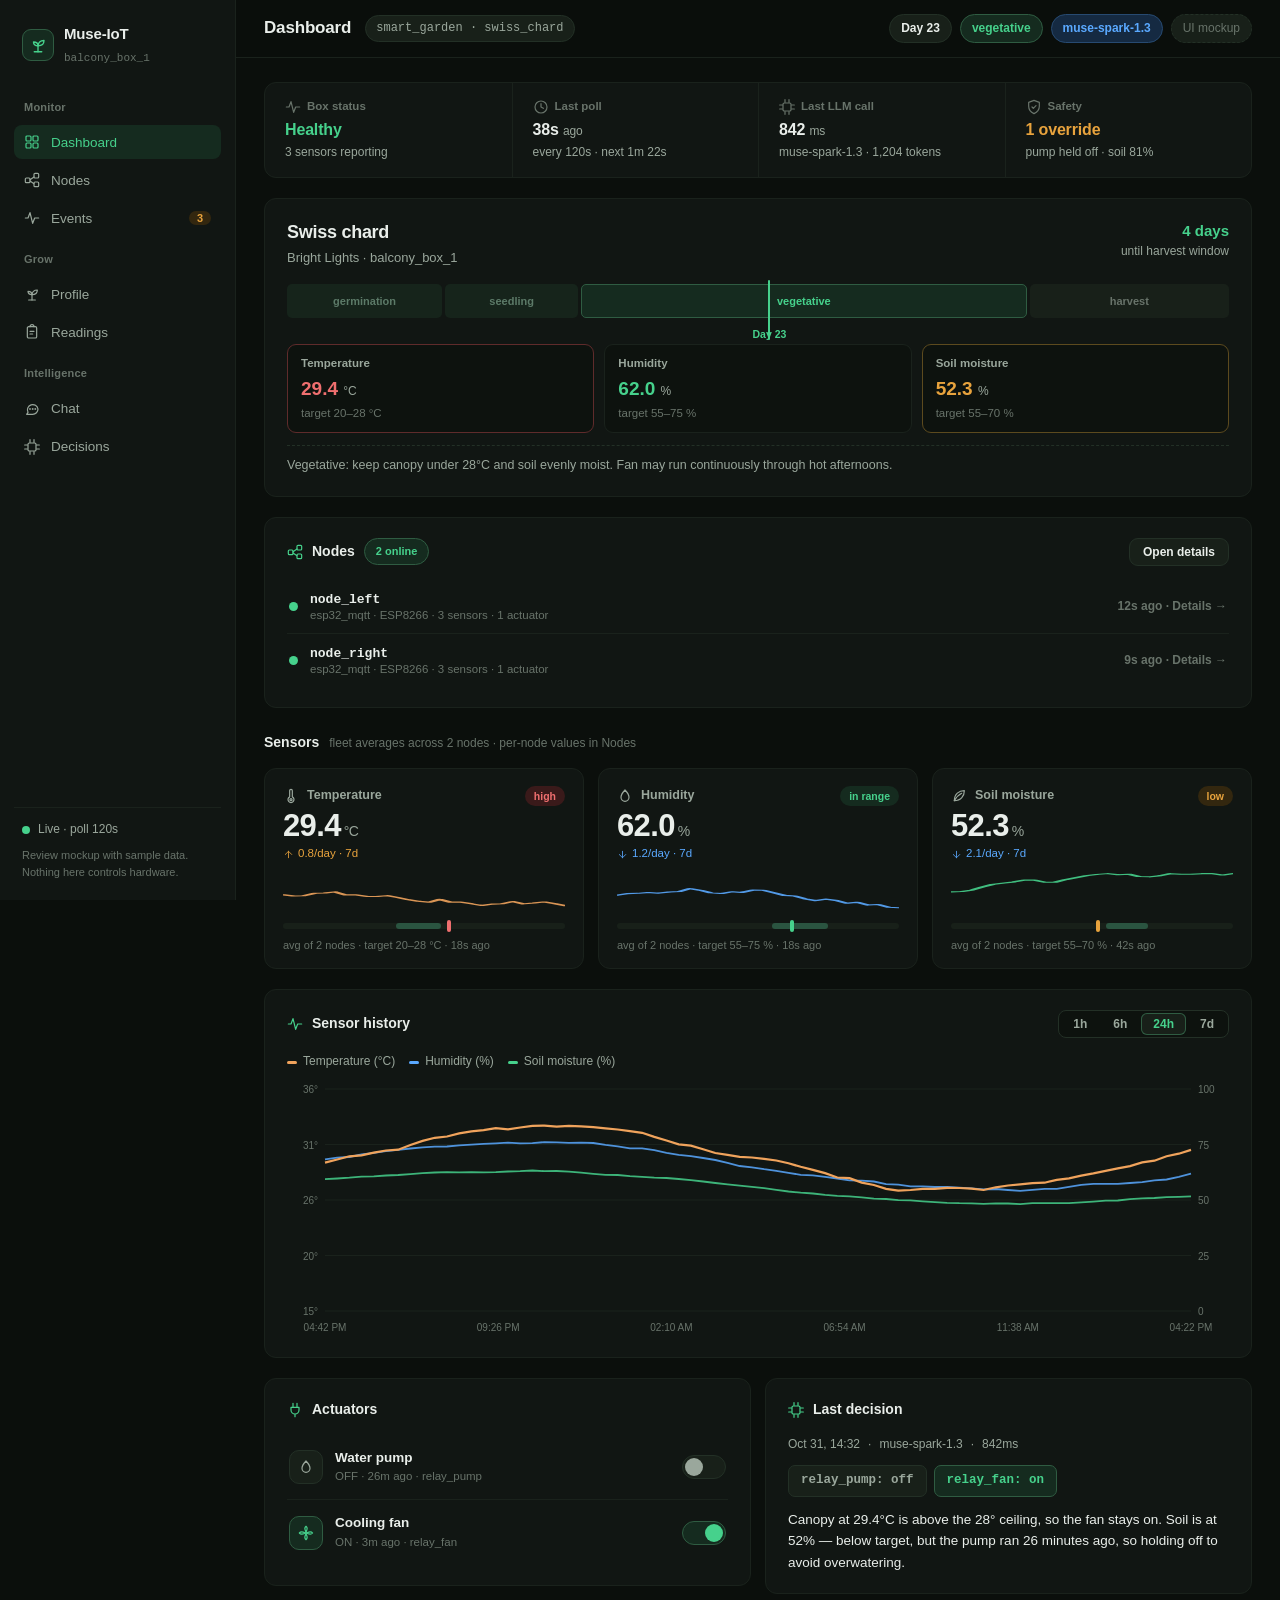
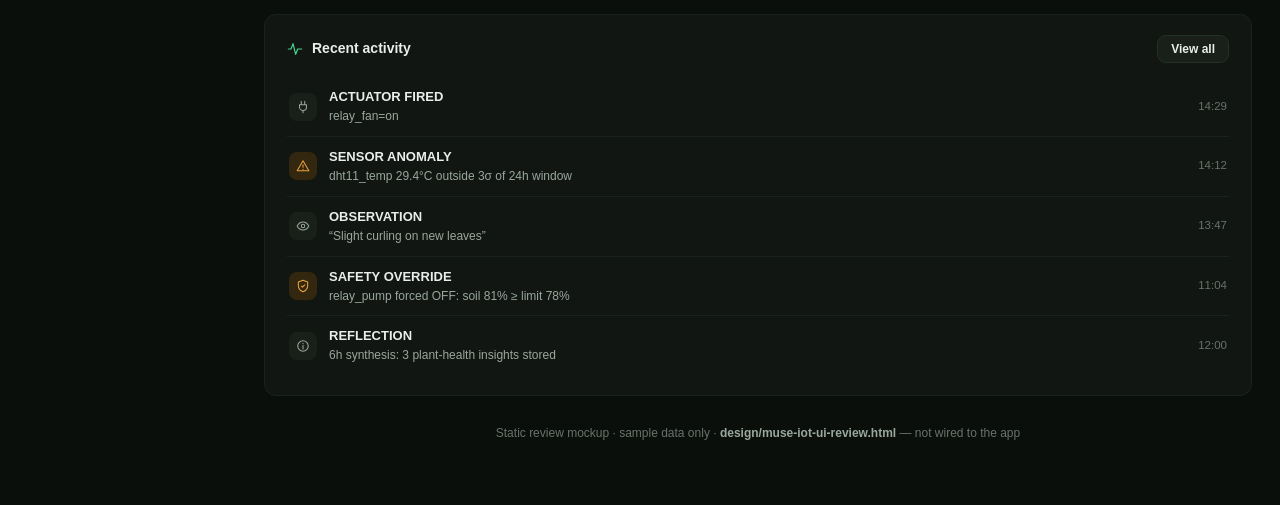
<file: design/muse-iot-ui-review.html>
<!DOCTYPE html>
<!--
  Muse-IoT — UI/UX redesign mockup (REVIEW ONLY, not wired to the app).
  Static file with sample data. Open directly in a browser — no server needed.
-->
<html lang="en">
<head>
<meta charset="UTF-8">
<meta name="viewport" content="width=device-width, initial-scale=1.0">
<title>Muse-IoT — UI Review Mockup</title>
<style>
:root{
  --bg:#0b0f0c; --panel:#111613; --panel2:#182019; --inset:#0d120e;
  --line:#233026; --line-soft:#1a221c;
  --text:#e9eeea; --muted:#9aa79c; --faint:#68736a;
  --green:#46d18c; --green-ink:#0a1a12; --green-dim:#152b1f; --green-line:#2f5c42;
  --blue:#5aa9ff; --blue-dim:#152a42;
  --amber:#e8a33d; --amber-dim:#33270f;
  --red:#ef6f6f; --red-dim:#3a1a1a;
  --r-sm:6px; --r-md:12px; --r-lg:18px;
  --font:-apple-system,BlinkMacSystemFont,"Segoe UI",Roboto,"Helvetica Neue",Arial,sans-serif;
  --mono:ui-monospace,"SF Mono",SFMono-Regular,Menlo,Consolas,monospace;
  --side-w:236px;
}
*,*::before,*::after{box-sizing:border-box;margin:0;padding:0}
html{scroll-behavior:smooth}
body{background:var(--bg);color:var(--text);font-family:var(--font);font-size:14px;line-height:1.55;min-height:100vh}
button{font-family:inherit;cursor:pointer}
input{font-family:inherit}
::selection{background:#234d36}
:focus-visible{outline:2px solid var(--green);outline-offset:2px;border-radius:4px}
.num{font-variant-numeric:tabular-nums}
.dim{color:var(--muted)}
svg.ic{width:16px;height:16px;flex-shrink:0;stroke:currentColor;fill:none;stroke-width:1.8;stroke-linecap:round;stroke-linejoin:round}

/* ── Layout ─────────────────────────────────────────── */
.app{display:flex;min-height:100vh}
.sidebar{width:var(--side-w);flex-shrink:0;background:var(--panel);border-right:1px solid var(--line-soft);
  position:sticky;top:0;height:100vh;display:flex;flex-direction:column;padding:18px 14px;gap:4px}
.brand{display:flex;align-items:center;gap:10px;padding:4px 8px 16px}
.brand-mark{width:32px;height:32px;border-radius:9px;background:var(--green-dim);border:1px solid var(--green-line);
  display:flex;align-items:center;justify-content:center;color:var(--green)}
.brand-mark svg.ic{width:18px;height:18px}
.brand-name{font-size:15px;font-weight:700;letter-spacing:-0.01em}
.brand-sub{font-size:11px;color:var(--faint);font-family:var(--mono)}
.nav-label{font-size:11px;font-weight:600;color:var(--faint);padding:12px 10px 5px;letter-spacing:.02em}
.nav-btn{display:flex;align-items:center;gap:11px;width:100%;background:none;border:none;color:var(--muted);
  font-size:13.5px;font-weight:500;padding:9px 10px;border-radius:8px;text-align:left;transition:background .12s,color .12s}
.nav-btn:hover{background:var(--panel2);color:var(--text)}
.nav-btn.active{background:var(--green-dim);color:var(--green)}
.nav-btn .nav-badge{margin-left:auto;font-size:11px;font-weight:700;background:var(--amber-dim);color:var(--amber);
  border-radius:99px;padding:1px 8px}
.side-foot{margin-top:auto;padding:12px 8px 2px;border-top:1px solid var(--line-soft);display:flex;flex-direction:column;gap:8px}
.conn{display:flex;align-items:center;gap:8px;font-size:12px;color:var(--muted)}
.live-dot{width:8px;height:8px;border-radius:50%;background:var(--green);animation:pulse 2.4s infinite}
@keyframes pulse{0%,100%{box-shadow:0 0 0 0 rgba(70,209,140,.45)}50%{box-shadow:0 0 0 5px rgba(70,209,140,0)}}
.mock-note{font-size:11px;color:var(--faint);line-height:1.5}

.main{flex:1;min-width:0;display:flex;flex-direction:column}
.topbar{position:sticky;top:0;z-index:50;background:rgba(11,15,12,.88);backdrop-filter:blur(10px);
  border-bottom:1px solid var(--line-soft);padding:14px 28px;display:flex;align-items:center;gap:14px;flex-wrap:wrap}
.topbar h1{font-size:17px;font-weight:700;letter-spacing:-0.01em}
.topbar .box-tag{font-family:var(--mono);font-size:12px;color:var(--muted);background:var(--panel2);
  border:1px solid var(--line);padding:3px 10px;border-radius:99px}
.top-right{margin-left:auto;display:flex;align-items:center;gap:8px;flex-wrap:wrap}
.chip{display:inline-flex;align-items:center;gap:6px;font-size:12px;font-weight:600;padding:4px 11px;border-radius:99px;
  background:var(--panel2);border:1px solid var(--line);color:var(--text)}
.chip.green{background:var(--green-dim);border-color:var(--green-line);color:var(--green)}
.chip.blue{background:var(--blue-dim);border-color:#274a71;color:var(--blue)}
.chip.mock{border-style:dashed;color:var(--faint);font-weight:500}
.content{padding:24px 28px 64px;max-width:1180px;width:100%;margin:0 auto;display:flex;flex-direction:column;gap:20px}
.view{display:none;flex-direction:column;gap:20px}
.view.active{display:flex}

/* ── Panels & sections ──────────────────────────────── */
.panel{background:var(--panel);border:1px solid var(--line-soft);border-radius:var(--r-md);padding:20px 22px}
.panel-title{display:flex;align-items:center;gap:9px;margin-bottom:14px}
.panel-title h2{font-size:14px;font-weight:650}
.panel-title svg.ic{color:var(--green)}
.panel-title .spacer{flex:1}
.section-head{display:flex;align-items:baseline;gap:10px;margin:4px 0 -6px}
.section-head h2{font-size:14px;font-weight:650}
.section-head p{font-size:12px;color:var(--faint)}

/* Status strip */
.status-strip{display:grid;grid-template-columns:repeat(4,1fr);background:var(--panel);
  border:1px solid var(--line-soft);border-radius:var(--r-md);overflow:hidden}
.stat{padding:15px 20px;border-left:1px solid var(--line-soft)}
.stat:first-child{border-left:none}
.stat-k{font-size:11.5px;font-weight:600;color:var(--faint);display:flex;align-items:center;gap:6px;margin-bottom:3px}
.stat-v{font-size:16px;font-weight:700;letter-spacing:-0.01em}
.stat-v .unit{font-size:12px;font-weight:500;color:var(--muted)}
.stat-s{font-size:12px;color:var(--muted)}

/* Profile banner */
.profile-top{display:flex;align-items:flex-start;gap:14px;flex-wrap:wrap;margin-bottom:16px}
.profile-id h2{font-size:18px;font-weight:700;letter-spacing:-0.015em}
.profile-id .cultivar{font-size:13px;color:var(--muted)}
.countdown{margin-left:auto;text-align:right;font-size:12px;color:var(--muted)}
.countdown strong{display:block;font-size:15px;color:var(--green)}
.timeline{position:relative;height:34px;display:flex;gap:3px;margin-bottom:26px}
.tseg{border-radius:5px;display:flex;align-items:center;justify-content:center;font-size:11px;font-weight:600;
  overflow:hidden;white-space:nowrap;min-width:0}
.tseg.done{background:#16241b;color:#5c7a68}
.tseg.now{background:var(--green-dim);color:var(--green);border:1px solid var(--green-line)}
.tseg.next{background:var(--panel2);color:var(--faint)}
.tmarker{position:absolute;top:-4px;bottom:-22px;width:2px;background:var(--green);border-radius:2px}
.tmarker span{position:absolute;bottom:-2px;left:50%;transform:translateX(-50%);font-size:10.5px;font-weight:700;
  color:var(--green);white-space:nowrap}
.targets{display:flex;gap:10px;flex-wrap:wrap}
.target{flex:1;min-width:150px;background:var(--inset);border:1px solid var(--line-soft);border-radius:9px;padding:10px 13px}
.target .t-k{font-size:11.5px;color:var(--muted);font-weight:600}
.target .t-v{font-size:19px;font-weight:700;margin:1px 0}
.target .t-v small{font-size:12px;font-weight:500;color:var(--muted)}
.target .t-r{font-size:11.5px;color:var(--faint)}
.target.ok .t-v{color:var(--green)}
.target.warn{border-color:#5c4a1e}
.target.warn .t-v{color:var(--amber)}
.target.bad{border-color:#5f2b2b}
.target.bad .t-v{color:var(--red)}
.phase-note{margin-top:12px;font-size:12.5px;color:var(--muted);border-top:1px dashed var(--line);padding-top:10px}

/* Sensor cards */
.sensor-grid{display:grid;grid-template-columns:repeat(3,1fr);gap:14px}
.sensor{background:var(--panel);border:1px solid var(--line-soft);border-radius:var(--r-md);padding:17px 18px 14px;position:relative}
.sensor-top{display:flex;align-items:center;gap:8px;color:var(--muted);font-size:12.5px;font-weight:600;margin-bottom:2px}
.sensor-top .st{margin-left:auto;font-size:10.5px;font-weight:700;padding:2px 9px;border-radius:99px}
.st.ok{background:var(--green-dim);color:var(--green)}
.st.warn{background:var(--amber-dim);color:var(--amber)}
.st.bad{background:var(--red-dim);color:var(--red)}
.sensor-val{font-size:31px;font-weight:750;letter-spacing:-0.02em;line-height:1.15}
.sensor-val small{font-size:14px;font-weight:500;color:var(--muted);margin-left:3px}
.sensor-trend{font-size:11.5px;color:var(--faint);display:flex;align-items:center;gap:4px;margin:2px 0 8px}
.sensor-trend.up{color:var(--amber)} .sensor-trend.down{color:var(--blue)}
.spark{width:100%;height:44px;display:block;margin:2px 0 6px}
.rbar{position:relative;height:6px;background:var(--panel2);border-radius:4px;margin:8px 0 8px}
.rbar .zone{position:absolute;top:0;bottom:0;background:#2a5440;border-radius:4px}
.rbar .val{position:absolute;top:-3px;width:4px;height:12px;border-radius:2px;background:var(--green);transform:translateX(-2px)}
.rbar .val.warn{background:var(--amber)} .rbar .val.bad{background:var(--red)}
.sensor-meta{font-size:11px;color:var(--faint)}

/* Chart */
.seg{display:flex;background:var(--inset);border:1px solid var(--line);border-radius:8px;padding:2px;gap:2px}
.seg button{background:none;border:none;color:var(--muted);font-size:12px;font-weight:600;padding:4px 12px;border-radius:6px}
.seg button:hover{color:var(--text)}
.seg button.active{background:var(--panel2);color:var(--green);box-shadow:inset 0 0 0 1px var(--green-line)}
.legend{display:flex;gap:14px;flex-wrap:wrap;font-size:12px;color:var(--muted);margin-bottom:6px}
.legend i{display:inline-block;width:10px;height:3px;border-radius:2px;margin-right:6px;vertical-align:middle}
.chart-box{position:relative}
#chart{width:100%;height:260px;display:block}
.chart-tip{position:absolute;pointer-events:none;background:#0d130f;border:1px solid var(--line);border-radius:8px;
  padding:7px 11px;font-size:11.5px;display:none;white-space:nowrap;box-shadow:0 8px 24px rgba(0,0,0,.5);z-index:5}
.chart-tip .tt{color:var(--faint);margin-bottom:2px}

/* Two-column row */
.cols2{display:grid;grid-template-columns:1fr 1fr;gap:14px;align-items:start}

/* Actuators */
.act-row{display:flex;align-items:center;gap:12px;padding:13px 2px;border-bottom:1px solid var(--line-soft)}
.act-row:last-child{border-bottom:none}
.act-ic{width:34px;height:34px;border-radius:10px;background:var(--panel2);border:1px solid var(--line);
  display:flex;align-items:center;justify-content:center;color:var(--muted)}
.act-row.is-on .act-ic{color:var(--green);border-color:var(--green-line);background:var(--green-dim)}
.act-info{flex:1;min-width:0}
.act-name{font-size:13.5px;font-weight:600}
.act-sub{font-size:11.5px;color:var(--faint)}
.switch{position:relative;width:44px;height:24px;flex-shrink:0}
.switch input{position:absolute;opacity:0;width:100%;height:100%;cursor:pointer;margin:0}
.sw-track{position:absolute;inset:0;background:var(--panel2);border:1px solid var(--line);border-radius:99px;transition:background .15s,border-color .15s}
.sw-thumb{position:absolute;top:3px;left:3px;width:18px;height:18px;border-radius:50%;background:var(--muted);transition:left .15s,background .15s}
.switch input:checked + .sw-track{background:var(--green-dim);border-color:var(--green-line)}
.switch input:checked + .sw-track + .sw-thumb{left:23px;background:var(--green)}
.switch input:focus-visible + .sw-track{outline:2px solid var(--green);outline-offset:2px}

/* Decision */
.dec-meta{display:flex;align-items:center;gap:8px;flex-wrap:wrap;font-size:12px;color:var(--muted);margin-bottom:12px}
.cmds{display:flex;gap:7px;flex-wrap:wrap;margin-bottom:12px}
.cmd{font-size:12.5px;font-weight:650;padding:5px 12px;border-radius:7px;font-family:var(--mono)}
.cmd.on{background:var(--green-dim);color:var(--green);border:1px solid var(--green-line)}
.cmd.off{background:var(--panel2);color:var(--muted);border:1px solid var(--line)}
.cmd.pwm{background:var(--blue-dim);color:var(--blue);border:1px solid #274a71}
.dec-reason{font-size:13.5px;line-height:1.6}
.dec-flag{margin-top:12px;font-size:12px;font-weight:600;color:var(--amber);background:var(--amber-dim);
  border:1px solid #5c4a1e;border-radius:8px;padding:8px 12px;display:flex;gap:8px;align-items:center}

/* Activity list */
.act-feed{display:flex;flex-direction:column}
.feed-row{display:flex;align-items:center;gap:12px;padding:10px 2px;border-bottom:1px solid var(--line-soft);font-size:13px}
.feed-row:last-child{border-bottom:none}
.feed-ic{width:28px;height:28px;border-radius:8px;display:flex;align-items:center;justify-content:center;flex-shrink:0}
.feed-ic svg.ic{width:14px;height:14px}
.fi-info{background:var(--panel2);color:var(--muted)}
.fi-ok{background:var(--green-dim);color:var(--green)}
.fi-warn{background:var(--amber-dim);color:var(--amber)}
.fi-err{background:var(--red-dim);color:var(--red)}
.feed-body{flex:1;min-width:0}
.feed-type{font-weight:600}
.feed-note{color:var(--muted);font-size:12px;white-space:nowrap;overflow:hidden;text-overflow:ellipsis}
.feed-ts{font-size:11.5px;color:var(--faint);white-space:nowrap}

/* Profile view */
.pf-head h2{font-size:22px;font-weight:750;letter-spacing:-0.02em}
.pf-head .cultivar{color:var(--green);font-weight:600;font-size:13.5px}
.pf-notes{color:var(--muted);font-size:13.5px;margin-top:8px;max-width:640px}
.pf-stats{display:flex;gap:10px;flex-wrap:wrap;margin-top:14px}
.pf-stat{background:var(--inset);border:1px solid var(--line-soft);border-radius:9px;padding:8px 14px;font-size:12.5px;color:var(--muted)}
.pf-stat strong{color:var(--text);font-weight:700}
.phase-block{background:var(--panel);border:1px solid var(--line-soft);border-radius:var(--r-md);padding:18px 20px}
.phase-block.now{border-color:var(--green-line)}
.phase-block.done{opacity:.62}
.pb-head{display:flex;align-items:center;gap:10px;margin-bottom:4px;flex-wrap:wrap}
.pb-dot{width:9px;height:9px;border-radius:50%;background:var(--faint)}
.phase-block.now .pb-dot{background:var(--green);box-shadow:0 0 8px var(--green)}
.phase-block.done .pb-dot{background:var(--green)}
.pb-name{font-size:14.5px;font-weight:700}
.pb-days{font-size:12px;color:var(--faint);margin-left:auto;font-family:var(--mono)}
.pb-notes{font-size:12.5px;color:var(--muted);margin:2px 0 10px}
.pt-row{display:grid;grid-template-columns:130px 110px 1fr 56px;align-items:center;gap:10px;padding:7px 0;
  border-top:1px dashed var(--line-soft);font-size:12.5px}
.pt-row .rng{color:var(--faint);font-size:11.5px;font-family:var(--mono)}
.pt-row .cur{text-align:right;font-weight:700;font-family:var(--mono)}
.pt-row .cur.ok{color:var(--green)} .pt-row .cur.low{color:var(--amber)} .pt-row .cur.high{color:var(--red)}

/* Tables */
table.grid{width:100%;border-collapse:collapse;font-size:13px}
table.grid th{text-align:left;font-size:11px;font-weight:650;color:var(--faint);padding:0 12px 10px 0;
  border-bottom:1px solid var(--line);white-space:nowrap}
table.grid td{padding:11px 12px 11px 0;border-bottom:1px solid var(--line-soft);vertical-align:top}
table.grid tr:last-child td{border-bottom:none}
table.grid tr.hl td{background:rgba(232,163,61,.06)}
td.ts{white-space:nowrap;color:var(--muted);font-size:12px;font-family:var(--mono)}
td .rsn{color:var(--muted);font-size:12.5px;max-width:380px;display:block;line-height:1.5}
.phase-tag{font-size:11px;font-weight:700;background:var(--panel2);border:1px solid var(--line);border-radius:5px;
  padding:2px 8px;white-space:nowrap}
.cmds.mini .cmd{font-size:11px;padding:3px 9px}
.model-cell{font-size:11.5px;color:var(--muted);font-family:var(--mono);white-space:nowrap}
.ovr{font-size:10.5px;font-weight:700;color:var(--amber);display:block;margin-top:3px}

/* Filters */
.filters{display:flex;gap:7px;flex-wrap:wrap}
.fchip{background:var(--panel2);border:1px solid var(--line);color:var(--muted);font-size:12px;font-weight:600;
  padding:5px 13px;border-radius:99px}
.fchip:hover{color:var(--text)}
.fchip.active{background:var(--green-dim);border-color:var(--green-line);color:var(--green)}

/* Chat */
.chat-shell{background:var(--panel);border:1px solid var(--line-soft);border-radius:var(--r-lg);overflow:hidden;
  display:flex;flex-direction:column;height:calc(100vh - 240px);min-height:420px}
.chat-log{flex:1;overflow-y:auto;padding:22px;display:flex;flex-direction:column;gap:16px}
.msg{max-width:78%;display:flex;flex-direction:column;gap:4px}
.msg.u{align-self:flex-end;align-items:flex-end}
.msg.a{align-self:flex-start}
.msg-meta{font-size:11px;color:var(--faint);display:flex;gap:7px;align-items:center}
.msg-meta .who{font-weight:700}
.msg.u .who{color:var(--green)} .msg.a .who{color:var(--blue)}
.bubble{padding:11px 15px;font-size:13.5px;line-height:1.6;border-radius:14px}
.msg.u .bubble{background:var(--green-dim);border:1px solid var(--green-line);border-bottom-right-radius:4px}
.msg.a .bubble{background:var(--panel2);border:1px solid var(--line);border-bottom-left-radius:4px}
.bubble p{margin:0 0 7px} .bubble p:last-child{margin-bottom:0}
.bubble ul{margin:4px 0 8px 18px} .bubble li{margin-bottom:2px}
.bubble code{font-family:var(--mono);font-size:12px;background:var(--inset);border:1px solid var(--line);
  border-radius:4px;padding:1px 6px}
.bubble strong{font-weight:650}
.sys{align-self:center;font-size:12px;color:var(--faint);background:var(--panel2);border:1px solid var(--line);
  padding:5px 14px;border-radius:99px}
.typing{display:inline-flex;gap:4px;padding:13px 16px}
.typing i{width:6px;height:6px;border-radius:50%;background:var(--muted);animation:tp 1.1s infinite}
.typing i:nth-child(2){animation-delay:.18s} .typing i:nth-child(3){animation-delay:.36s}
@keyframes tp{0%,100%{opacity:.3}50%{opacity:1}}
.chat-bar{display:flex;gap:9px;padding:13px 15px;border-top:1px solid var(--line-soft);background:var(--panel)}
.chat-in{flex:1;background:var(--inset);border:1px solid var(--line);border-radius:10px;color:var(--text);
  padding:10px 14px;font-size:13.5px;outline:none;transition:border-color .15s}
.chat-in:focus{border-color:var(--green-line)}
.chat-in::placeholder{color:var(--faint)}
.btn{display:inline-flex;align-items:center;gap:7px;border-radius:9px;font-size:13px;font-weight:650;
  padding:9px 17px;border:1px solid transparent;transition:filter .12s,background .12s}
.btn:hover{filter:brightness(1.1)}
.btn.primary{background:var(--green);color:var(--green-ink)}
.btn.ghost{background:var(--panel2);border-color:var(--line);color:var(--text)}
.chat-tip{font-size:11px;color:var(--faint);text-align:center;padding:0 12px 10px;background:var(--panel)}
.chat-tip b{color:var(--muted);font-weight:600}

/* Readings */
.read-group{margin-bottom:2px}
.read-row{display:grid;grid-template-columns:1fr 150px 96px;gap:12px;align-items:center;padding:13px 0;
  border-bottom:1px solid var(--line-soft)}
.read-row:last-child{border-bottom:none}
.read-name{font-size:13.5px;font-weight:600}
.read-sub{font-size:11.5px;color:var(--faint);margin-top:1px}
.read-sub .cur-now{color:var(--green);font-weight:600}
.read-in{background:var(--inset);border:1px solid var(--line);border-radius:8px;color:var(--text);
  padding:8px 12px;font-size:13.5px;width:100%;outline:none}
.read-in:focus{border-color:var(--blue)}
.read-fb{font-size:12px;color:var(--green);min-height:18px}
.read-fb.err{color:var(--red)}
.read-hint{font-size:11.5px;color:var(--faint);grid-column:1/-1;margin-top:-8px}

.footer-note{text-align:center;font-size:12px;color:var(--faint);padding:8px 0 0}
.footer-note b{color:var(--muted)}

::-webkit-scrollbar{width:8px;height:8px}
::-webkit-scrollbar-track{background:transparent}
::-webkit-scrollbar-thumb{background:#2a352d;border-radius:4px}

@media (max-width:960px){
  .sidebar{position:fixed;z-index:100;left:0;right:0;bottom:0;top:auto;height:auto;width:auto;
    flex-direction:row;align-items:center;padding:8px 10px;border-right:none;border-top:1px solid var(--line);overflow-x:auto}
  .brand,.nav-label,.side-foot{display:none}
  .nav-btn{flex-direction:column;gap:3px;font-size:10.5px;padding:7px 12px;white-space:nowrap}
  .nav-btn .nav-badge{display:none}
  .main{padding-bottom:76px}
  .content{padding:18px 14px 40px}
  .topbar{padding:12px 14px}
  .status-strip{grid-template-columns:1fr 1fr}
  .stat:nth-child(3){border-left:none}
  .stat{border-top:1px solid var(--line-soft)}
  .stat:nth-child(-n+2){border-top:none}
  .sensor-grid{grid-template-columns:1fr}
  .cols2{grid-template-columns:1fr}
  .msg{max-width:92%}
  .pt-row{grid-template-columns:1fr 1fr}
  .pt-row .rbar{grid-column:1/-1;order:3}
  .read-row{grid-template-columns:1fr 120px}
  .read-row .btn{grid-column:1/-1;justify-content:center}
}
@media (prefers-reduced-motion:reduce){
  *,*::before,*::after{animation:none!important;transition:none!important;scroll-behavior:auto!important}
}
/* ── Nodes ─────────────────────────────────────────────── */
.node-sum-row{display:flex;align-items:center;gap:12px;width:100%;background:none;border:none;
  border-bottom:1px solid var(--line-soft);padding:11px 2px;color:var(--text);font-size:13px;text-align:left}
.node-sum-row:last-child{border-bottom:none}
.node-sum-row:hover .n-id{color:var(--green)}
.node-dot{width:9px;height:9px;border-radius:50%;background:var(--green);flex-shrink:0}
.node-dot.stale{background:var(--amber)}
.n-id{font-family:var(--mono);font-weight:700;font-size:13px}
.n-sub{font-size:11.5px;color:var(--faint)}
.node-sum-row .go{margin-left:auto;font-size:12px;font-weight:600;color:var(--faint);white-space:nowrap}
.node-sum-row:hover .go{color:var(--green)}
.nodes-layout{display:grid;grid-template-columns:248px 1fr;gap:14px;align-items:start}
.node-list{display:flex;flex-direction:column;gap:8px}
.node-item{display:flex;align-items:center;gap:11px;background:var(--panel);border:1px solid var(--line-soft);
  border-radius:var(--r-md);padding:13px 14px;cursor:pointer;text-align:left;color:var(--text);width:100%}
.node-item:hover{border-color:var(--line)}
.node-item.active{border-color:var(--green-line);background:var(--green-dim)}
.node-item .n-sub{display:block}
.nd-head{display:flex;align-items:center;gap:11px;flex-wrap:wrap;margin-bottom:4px}
.nd-head h2{font-size:17px;font-weight:750;font-family:var(--mono);letter-spacing:-0.01em}
.nd-meta{display:grid;grid-template-columns:repeat(3,1fr);gap:8px;margin:14px 0}
.nd-meta .m{background:var(--inset);border:1px solid var(--line-soft);border-radius:8px;padding:8px 12px}
.nd-meta .k{font-size:10.5px;font-weight:600;color:var(--faint)}
.nd-meta .v{font-size:12.5px;font-family:var(--mono);font-weight:600}
.node-sensors{display:grid;grid-template-columns:repeat(3,1fr);gap:10px;margin:6px 0 4px}
.nsensor{background:var(--inset);border:1px solid var(--line-soft);border-radius:9px;padding:11px 13px}
.nsensor .t-k{font-size:11.5px;color:var(--muted);font-weight:600;display:flex;align-items:center;gap:6px}
.nsensor .t-v{font-size:21px;font-weight:750;margin:2px 0}
.nsensor .t-v small{font-size:12px;font-weight:500;color:var(--muted)}
.nsensor .t-r{font-size:11px;color:var(--faint)}
.nsensor.ok .t-v{color:var(--green)}
.nsensor.warn{border-color:#5c4a1e} .nsensor.warn .t-v{color:var(--amber)}
.nsensor.bad{border-color:#5f2b2b} .nsensor.bad .t-v{color:var(--red)}
.nd-sub{font-size:13px;font-weight:650;margin:16px 0 2px}
.matrix td.num, .matrix th.num{text-align:right;font-family:var(--mono)}
.matrix td.avg{color:var(--green);font-weight:700}

@media (max-width:960px){
  .nodes-layout{grid-template-columns:1fr}
  .node-list{flex-direction:row;overflow-x:auto}
  .node-item{min-width:210px}
  .node-sensors{grid-template-columns:1fr}
  .nd-meta{grid-template-columns:1fr 1fr}
}
</style>
</head>
<body>
<svg width="0" height="0" style="position:absolute" aria-hidden="true"><defs>
<symbol id="i-grid" viewBox="0 0 24 24"><rect x="3" y="3" width="7.5" height="7.5" rx="1.5"/><rect x="13.5" y="3" width="7.5" height="7.5" rx="1.5"/><rect x="3" y="13.5" width="7.5" height="7.5" rx="1.5"/><rect x="13.5" y="13.5" width="7.5" height="7.5" rx="1.5"/></symbol>
<symbol id="i-sprout" viewBox="0 0 24 24"><path d="M12 21v-8"/><path d="M12 13c0-4 3-7 8-7 0 4-3 7-8 7z"/><path d="M12 13c0-3-2.5-5-6-5 0 3 2.5 5 6 5z"/><path d="M7 21h10"/></symbol>
<symbol id="i-chat" viewBox="0 0 24 24"><path d="M21 12a8 8 0 0 1-8 8H4l2-3a8 8 0 1 1 15-5z"/><circle cx="9" cy="12" r=".5"/><circle cx="13" cy="12" r=".5"/><circle cx="17" cy="12" r=".5"/></symbol>
<symbol id="i-chip" viewBox="0 0 24 24"><rect x="6" y="6" width="12" height="12" rx="2"/><path d="M9 1v4M15 1v4M9 19v4M15 19v4M1 9h4M1 15h4M19 9h4M19 15h4"/></symbol>
<symbol id="i-pulse" viewBox="0 0 24 24"><path d="M2 12h4l3-8 4 16 3-8h6"/></symbol>
<symbol id="i-clip" viewBox="0 0 24 24"><rect x="5" y="4" width="14" height="17" rx="2"/><path d="M9 4a3 3 0 0 1 6 0"/><path d="M9 11h6M9 15h4"/></symbol>
<symbol id="i-therm" viewBox="0 0 24 24"><path d="M10 4a2 2 0 0 1 4 0v9.3a4.5 4.5 0 1 1-4 0z"/><circle cx="12" cy="17.5" r="1.6"/></symbol>
<symbol id="i-drop" viewBox="0 0 24 24"><path d="M12 3s6 6.3 6 11a6 6 0 0 1-12 0c0-4.7 6-11 6-11z"/></symbol>
<symbol id="i-leaf" viewBox="0 0 24 24"><path d="M5 19C5 9 12 4 20 4c0 8-5 15-15 15z"/><path d="M5 19c3-5 7-9 11-11"/></symbol>
<symbol id="i-fan" viewBox="0 0 24 24"><circle cx="12" cy="12" r="1.6"/><path d="M12 10.4C10 7 10 3.5 12 2c2 1.5 2 5 0 8.4zM13.4 12c3.4-2 6.9-2 8.5 0-1.6 2-5.1 2-8.5 0zM12 13.6c2 3.4 2 6.9 0 8.5-2-1.6-2-5.1 0-8.5zM10.6 12C7.2 14 3.7 14 2 12c1.7-2 5.2-2 8.6 0z"/></symbol>
<symbol id="i-plug" viewBox="0 0 24 24"><path d="M9 2v6M15 2v6M6 8h12v4a6 6 0 0 1-12 0zM12 18v4"/></symbol>
<symbol id="i-check" viewBox="0 0 24 24"><path d="M4 12.5l5 5L20 6.5"/></symbol>
<symbol id="i-warn" viewBox="0 0 24 24"><path d="M12 3L2 20h20z"/><path d="M12 10v4M12 17.5v.5"/></symbol>
<symbol id="i-info" viewBox="0 0 24 24"><circle cx="12" cy="12" r="9"/><path d="M12 11v6M12 7.5V8"/></symbol>
<symbol id="i-x" viewBox="0 0 24 24"><circle cx="12" cy="12" r="9"/><path d="M9 9l6 6M15 9l-6 6"/></symbol>
<symbol id="i-clock" viewBox="0 0 24 24"><circle cx="12" cy="12" r="9"/><path d="M12 7v5l3.5 2"/></symbol>
<symbol id="i-up" viewBox="0 0 24 24"><path d="M12 19V5M5 12l7-7 7 7"/></symbol>
<symbol id="i-down" viewBox="0 0 24 24"><path d="M12 5v14M5 12l7 7 7-7"/></symbol>
<symbol id="i-send" viewBox="0 0 24 24"><path d="M21 3L10 14M21 3l-7 18-4-7-9-4z"/></symbol>
<symbol id="i-eye" viewBox="0 0 24 24"><path d="M2 12s3.5-7 10-7 10 7 10 7-3.5 7-10 7-10-7-10-7z"/><circle cx="12" cy="12" r="3"/></symbol>
<symbol id="i-nodes" viewBox="0 0 24 24"><rect x="2" y="9" width="7" height="7" rx="1.5"/><rect x="15" y="2" width="7" height="7" rx="1.5"/><rect x="15" y="15" width="7" height="7" rx="1.5"/><path d="M9 11.5l6-4M9 13.5l6 4"/></symbol>
<symbol id="i-shield" viewBox="0 0 24 24"><path d="M12 2l8 3v6c0 5-3.5 9-8 11-4.5-2-8-6-8-11V5z"/><path d="M9 12l2 2 4-4"/></symbol>
</defs></svg>

<div class="app">
  <!-- ── Sidebar ─────────────────────────────────────── -->
  <aside class="sidebar">
    <div class="brand">
      <span class="brand-mark"><svg class="ic"><use href="#i-sprout"/></svg></span>
      <span><span class="brand-name">Muse-IoT</span><br><span class="brand-sub">balcony_box_1</span></span>
    </div>
    <div class="nav-label">Monitor</div>
    <button class="nav-btn active" data-view="dashboard"><svg class="ic"><use href="#i-grid"/></svg>Dashboard</button>
    <button class="nav-btn" data-view="nodes"><svg class="ic"><use href="#i-nodes"/></svg>Nodes</button>
    <button class="nav-btn" data-view="events"><svg class="ic"><use href="#i-pulse"/></svg>Events<span class="nav-badge">3</span></button>
    <div class="nav-label">Grow</div>
    <button class="nav-btn" data-view="profile"><svg class="ic"><use href="#i-sprout"/></svg>Profile</button>
    <button class="nav-btn" data-view="readings"><svg class="ic"><use href="#i-clip"/></svg>Readings</button>
    <div class="nav-label">Intelligence</div>
    <button class="nav-btn" data-view="chat"><svg class="ic"><use href="#i-chat"/></svg>Chat</button>
    <button class="nav-btn" data-view="decisions"><svg class="ic"><use href="#i-chip"/></svg>Decisions</button>
    <div class="side-foot">
      <div class="conn"><span class="live-dot"></span><span id="conn-label">Live · poll 120s</span></div>
      <div class="mock-note">Review mockup with sample data. Nothing here controls hardware.</div>
    </div>
  </aside>

  <!-- ── Main ────────────────────────────────────────── -->
  <div class="main">
    <header class="topbar">
      <h1 id="view-title">Dashboard</h1>
      <span class="box-tag">smart_garden · swiss_chard</span>
      <div class="top-right">
        <span class="chip">Day 23</span>
        <span class="chip green">vegetative</span>
        <span class="chip blue">muse-spark-1.3</span>
        <span class="chip mock">UI mockup</span>
      </div>
    </header>

    <main class="content">
      <!-- ══ DASHBOARD ══ -->
      <section id="view-dashboard" class="view active">
        <div class="status-strip">
          <div class="stat"><div class="stat-k"><svg class="ic"><use href="#i-pulse"/></svg>Box status</div>
            <div class="stat-v" style="color:var(--green)">Healthy</div>
            <div class="stat-s">3 sensors reporting</div></div>
          <div class="stat"><div class="stat-k"><svg class="ic"><use href="#i-clock"/></svg>Last poll</div>
            <div class="stat-v num" id="last-poll">38s <span class="unit">ago</span></div>
            <div class="stat-s">every 120s · next <span class="num" id="next-poll">1m 22s</span></div></div>
          <div class="stat"><div class="stat-k"><svg class="ic"><use href="#i-chip"/></svg>Last LLM call</div>
            <div class="stat-v num">842 <span class="unit">ms</span></div>
            <div class="stat-s num">muse-spark-1.3 · 1,204 tokens</div></div>
          <div class="stat"><div class="stat-k"><svg class="ic"><use href="#i-shield"/></svg>Safety</div>
            <div class="stat-v" style="color:var(--amber)">1 override</div>
            <div class="stat-s">pump held off · soil 81%</div></div>
        </div>

        <div class="panel">
          <div class="profile-top">
            <div class="profile-id"><h2>Swiss chard</h2><span class="cultivar">Bright Lights · balcony_box_1</span></div>
            <div class="countdown"><strong>4 days</strong>until harvest window</div>
          </div>
          <div class="timeline" id="phase-timeline"><!-- rendered --></div>
          <div class="targets" id="target-chips"><!-- rendered --></div>
          <div class="phase-note">Vegetative: keep canopy under 28°C and soil evenly moist. Fan may run continuously through hot afternoons.</div>
        </div>

        <div class="panel">
          <div class="panel-title"><svg class="ic"><use href="#i-nodes"/></svg><h2>Nodes</h2>
            <span class="chip green" style="font-size:11px">2 online</span>
            <span class="spacer"></span>
            <button class="btn ghost" data-goto="nodes" style="padding:6px 13px;font-size:12px">Open details</button>
          </div>
          <div id="node-summary"><!-- rendered --></div>
        </div>

        <div class="section-head"><h2>Sensors</h2><p>fleet averages across 2 nodes · per-node values in Nodes</p></div>
        <div class="sensor-grid" id="sensor-grid"><!-- rendered --></div>

        <div class="panel">
          <div class="panel-title">
            <svg class="ic"><use href="#i-pulse"/></svg><h2>Sensor history</h2>
            <span class="spacer"></span>
            <div class="seg" id="range-seg">
              <button data-h="1">1h</button><button data-h="6">6h</button>
              <button data-h="24" class="active">24h</button><button data-h="168">7d</button>
            </div>
          </div>
          <div class="legend">
            <span><i style="background:#f0a35c"></i>Temperature (°C)</span>
            <span><i style="background:#5aa9ff"></i>Humidity (%)</span>
            <span><i style="background:#46d18c"></i>Soil moisture (%)</span>
          </div>
          <div class="chart-box">
            <svg id="chart" role="img" aria-label="Sensor history chart"></svg>
            <div class="chart-tip" id="chart-tip"></div>
          </div>
        </div>

        <div class="cols2">
          <div class="panel">
            <div class="panel-title"><svg class="ic"><use href="#i-plug"/></svg><h2>Actuators</h2></div>
            <div id="actuator-list"><!-- rendered --></div>
          </div>
          <div class="panel">
            <div class="panel-title"><svg class="ic"><use href="#i-chip"/></svg><h2>Last decision</h2></div>
            <div class="dec-meta"><span class="num">Oct 31, 14:32</span><span>·</span><span class="num">muse-spark-1.3</span><span>·</span><span class="num">842ms</span></div>
            <div class="cmds">
              <span class="cmd off">relay_pump: off</span>
              <span class="cmd on">relay_fan: on</span>
            </div>
            <p class="dec-reason">Canopy at 29.4°C is above the 28° ceiling, so the fan stays on. Soil is at 52% — below target, but the pump ran 26 minutes ago, so holding off to avoid overwatering.</p>
          </div>
        </div>

        <div class="panel">
          <div class="panel-title"><svg class="ic"><use href="#i-pulse"/></svg><h2>Recent activity</h2>
            <span class="spacer"></span>
            <button class="btn ghost" data-goto="events" style="padding:6px 13px;font-size:12px">View all</button>
          </div>
          <div class="act-feed" id="recent-feed"><!-- rendered --></div>
        </div>
      </section>
      <!-- ══ PROFILE ══ -->
      <section id="view-profile" class="view">
        <div class="panel pf-head">
          <h2>Swiss chard</h2>
          <div class="cultivar">Bright Lights · smart_garden domain</div>
          <p class="pf-notes">Cut-and-come-again greens for a 60×40cm balcony box in Ho Chi Minh City. Harvest outer leaves from day 36; keep soil evenly moist through vegetative growth.</p>
          <div class="pf-stats">
            <span class="pf-stat">Started <strong>Oct 8</strong></span>
            <span class="pf-stat">Day <strong class="num">23 of 45</strong></span>
            <span class="pf-stat">Phase <strong>vegetative</strong></span>
            <span class="pf-stat">Harvest at day <strong class="num">36–45</strong></span>
          </div>
        </div>
        <div class="section-head"><h2>Growth phases</h2><p>targets per phase, live value on the active phase</p></div>
        <div id="phases-list" style="display:flex;flex-direction:column;gap:12px"><!-- rendered --></div>
      </section>

      <!-- ══ CHAT ══ -->
      <section id="view-chat" class="view">
        <div class="chat-shell">
          <div class="chat-log" id="chat-log"><!-- rendered --></div>
          <div class="chat-bar">
            <input class="chat-in" id="chat-in" type="text" autocomplete="off"
              placeholder="Note an observation, command an actuator, or ask a question ending with ?">
            <button class="btn primary" id="chat-send"><svg class="ic"><use href="#i-send"/></svg>Send</button>
          </div>
          <div class="chat-tip"><b>Statement</b> → saved as observation &nbsp;·&nbsp; <b>“pump on”</b> → actuator command &nbsp;·&nbsp; <b>Ends with ?</b> → Muse answers</div>
        </div>
      </section>

      <!-- ══ DECISIONS ══ -->
      <section id="view-decisions" class="view">
        <div class="panel">
          <div class="panel-title"><svg class="ic"><use href="#i-chip"/></svg><h2>LLM decisions</h2>
            <span class="spacer"></span>
            <div class="filters" id="dec-filters">
              <button class="fchip active" data-f="all">All</button>
              <button class="fchip" data-f="ovr">Safety overrides</button>
            </div>
          </div>
          <div style="overflow-x:auto">
          <table class="grid">
            <thead><tr><th>Time</th><th>Phase</th><th>Commands</th><th>Reason</th><th>Model</th></tr></thead>
            <tbody id="decisions-body"><!-- rendered --></tbody>
          </table>
          </div>
        </div>
      </section>
      <!-- ══ NODES ══ -->
      <section id="view-nodes" class="view">
        <div class="nodes-layout">
          <div class="node-list" id="node-list"><!-- rendered --></div>
          <div class="panel" id="node-detail"><!-- rendered --></div>
        </div>
        <div class="panel">
          <div class="panel-title"><svg class="ic"><use href="#i-grid"/></svg><h2>Node comparison</h2></div>
          <div style="overflow-x:auto">
          <table class="grid matrix">
            <thead><tr><th>Sensor</th><th class="num">node_left</th><th class="num">node_right</th><th class="num">Fleet avg</th><th>Target</th></tr></thead>
            <tbody id="matrix-body"><!-- rendered --></tbody>
          </table>
          </div>
        </div>
      </section>

      <!-- ══ EVENTS ══ -->
      <section id="view-events" class="view">
        <div class="panel">
          <div class="panel-title"><svg class="ic"><use href="#i-pulse"/></svg><h2>Events</h2>
            <span class="spacer"></span>
            <div class="filters" id="ev-filters">
              <button class="fchip active" data-f="all">All</button>
              <button class="fchip" data-f="info">Info</button>
              <button class="fchip" data-f="warn">Warnings</button>
              <button class="fchip" data-f="error">Errors</button>
            </div>
          </div>
          <div class="act-feed" id="events-feed"><!-- rendered --></div>
        </div>
      </section>

      <!-- ══ READINGS ══ -->
      <section id="view-readings" class="view">
        <div class="panel">
          <div class="panel-title"><svg class="ic"><use href="#i-clip"/></svg><h2>Manual readings</h2></div>
          <p class="dim" style="font-size:13px;margin:-6px 0 6px">Enter values from handheld meters. In the live app each value is saved to history and published to MQTT immediately.</p>
        </div>
        <div id="readings-groups" style="display:flex;flex-direction:column;gap:14px"><!-- rendered --></div>
      </section>

      <div class="footer-note">Static review mockup · sample data only · <b>design/muse-iot-ui-review.html</b> — not wired to the app</div>
    </main>
  </div>
</div>

<script>
/* ══ Sample data ══ */
const SENSORS = [
  {id:'dht11_temp', label:'Temperature', icon:'i-therm', unit:'°C', color:'#f0a35c',
   value:29.4, min:0, max:50, target:[20,28], trend:+0.8, age:18, status:'bad'},
  {id:'dht11_humidity', label:'Humidity', icon:'i-drop', unit:'%', color:'#5aa9ff',
   value:62.0, min:0, max:100, target:[55,75], trend:-1.2, age:18, status:'ok'},
  {id:'soil_resistive', label:'Soil moisture', icon:'i-leaf', unit:'%', color:'#46d18c',
   value:52.3, min:0, max:100, target:[55,70], trend:-2.1, age:42, status:'warn'},
];
const PHASES = [
  {name:'germination', days:[0,7], status:'done', targets:{dht11_temp:[22,28],dht11_humidity:[70,90],soil_resistive:[65,80]}, notes:'Keep dome on until first true leaves.'},
  {name:'seedling', days:[8,14], status:'done', targets:{dht11_temp:[20,28],dht11_humidity:[60,80],soil_resistive:[60,75]}, notes:'Harden off before full sun.'},
  {name:'vegetative', days:[15,35], status:'now', targets:{dht11_temp:[20,28],dht11_humidity:[55,75],soil_resistive:[55,70]}, notes:'Keep canopy under 28°C and soil evenly moist.'},
  {name:'harvest', days:[36,45], status:'next', targets:{dht11_temp:[18,27],dht11_humidity:[55,75],soil_resistive:[55,70]}, notes:'Pick outer leaves first.'},
];
const DAY = 23, DAY_MAX = 45;
const ACTUATORS = [
  {id:'relay_pump', name:'Water pump', icon:'i-drop', on:false, age:'26m ago'},
  {id:'relay_fan', name:'Cooling fan', icon:'i-fan', on:true, age:'3m ago'},
];
const DECISIONS = [
  {ts:'Oct 31, 14:32', phase:'vegetative', cmds:{relay_pump:'off',relay_fan:'on'}, reason:'Canopy 29.4°C above the 28° ceiling — fan stays on. Soil 52% below target but pump ran 26 min ago; holding off.', model:'spark-1.3 · 842ms', ovr:false},
  {ts:'Oct 31, 14:30', phase:'vegetative', cmds:{relay_pump:'off',relay_fan:'on'}, reason:'No material change since last poll; keeping fan on through the hot spell.', model:'spark-1.3 · 790ms', ovr:false},
  {ts:'Oct 31, 14:28', phase:'vegetative', cmds:{relay_pump:'off',relay_fan:'on'}, reason:'Soil dipped to 51%. Pump requested by schedule but 26-min cooldown not elapsed.', model:'spark-1.3 · 811ms', ovr:false},
  {ts:'Oct 31, 11:04', phase:'vegetative', cmds:{relay_pump:'off',relay_fan:'off'}, reason:'LLM requested pump on, but soil read 81% — safety held the pump off.', model:'spark-1.3 · 905ms', ovr:true},
  {ts:'Oct 31, 09:02', phase:'vegetative', cmds:{relay_pump:'off',relay_fan:'off'}, reason:'Morning readings nominal. All targets met; no actuation needed.', model:'spark-1.3 · 768ms', ovr:false},
  {ts:'Oct 31, 06:30', phase:'vegetative', cmds:{relay_pump:'on',relay_fan:'off'}, reason:'Soil 54% at dawn with rising sun ahead — 4-minute soak scheduled.', model:'spark-1.3 · 833ms', ovr:false},
  {ts:'Oct 30, 22:15', phase:'vegetative', cmds:{relay_pump:'off',relay_fan:'off'}, reason:'Night period. Humidity 71% — no action; watching for condensation risk.', model:'spark-1.3 · 779ms', ovr:false},
  {ts:'Oct 30, 18:40', phase:'vegetative', cmds:{relay_pump:'off',relay_fan:'on'}, reason:'Evening heat residual 28.6°C — fan on until canopy drops below 27°.', model:'spark-1.3 · 856ms', ovr:false},
];
const EVENTS = [
  {sev:'info', icon:'i-plug', type:'ACTUATOR_FIRED', ts:'14:29', note:'relay_fan=on'},
  {sev:'warn', icon:'i-warn', type:'SENSOR_ANOMALY', ts:'14:12', note:'dht11_temp 29.4°C outside 3σ of 24h window'},
  {sev:'info', icon:'i-eye', type:'OBSERVATION', ts:'13:47', note:'“Slight curling on new leaves”'},
  {sev:'warn', icon:'i-shield', type:'SAFETY_OVERRIDE', ts:'11:04', note:'relay_pump forced OFF: soil 81% ≥ limit 78%'},
  {sev:'info', icon:'i-info', type:'REFLECTION', ts:'12:00', note:'6h synthesis: 3 plant-health insights stored'},
  {sev:'info', icon:'i-plug', type:'ACTUATOR_FIRED', ts:'06:30', note:'relay_pump=on (4-min soak)'},
  {sev:'error', icon:'i-x', type:'POLL_ERROR', ts:'04:18', note:'MQTT read timeout on node_right — recovered next poll'},
  {sev:'info', icon:'i-info', type:'DOMAIN_STARTED', ts:'Oct 8', note:'New session — domain=smart_garden, profile=swiss_chard'},
];
const CHAT = [
  {r:'u', who:'You', ts:'13:47', text:'Slight curling on new leaves'},
  {r:'sys', text:'Saved as observation — included in the next poll context'},
  {r:'u', who:'You', ts:'14:05', text:'Why is the fan running so much today?'},
  {r:'a', who:'Muse · spark-1.3', ts:'14:05', html:'<p>Canopy temperature has been above your 28°C ceiling since 11:40 — currently <code>29.4°C</code> and rising <code>+0.8°/day</code>.</p><ul><li>Humidity is fine at <code>62%</code> (target 55–75)</li><li>Soil is a touch dry at <code>52%</code> (target 55–70)</li></ul><p>The fan is the correct call. The pump is holding because it ran 26 minutes ago.</p>'},
];
const READ_GROUPS = [
  {plugin:'DHT11 · air sensor', items:[
    {id:'t', name:'Air temperature', unit:'°C', cur:'29.4 °C · 18s ago', min:0, max:50},
    {id:'h', name:'Air humidity', unit:'%', cur:'62.0 % · 18s ago', min:0, max:100},
  ]},
  {plugin:'Resistive soil probe', hint:'Values drift as the probe corrodes — recalibrate monthly against a finger test.', items:[
    {id:'s', name:'Soil moisture', unit:'%', cur:'52.3 % · 42s ago', min:0, max:100},
  ]},
];

/* ══ Helpers ══ */
const $ = s => document.querySelector(s);
const esc = s => s.replace(/&/g,'&amp;').replace(/</g,'&lt;').replace(/>/g,'&gt;');
function mulberry32(a){return function(){a|=0;a=a+0x6D2B79F5|0;let t=Math.imul(a^a>>>15,1|a);t=t+Math.imul(t^t>>>7,61|t)^t;return((t^t>>>14)>>>0)/4294967296}}
const reducedMotion = matchMedia('(prefers-reduced-motion: reduce)').matches;

/* ══ View router ══ */
const TITLES = {dashboard:'Dashboard', nodes:'Nodes', profile:'Profile', chat:'Chat', decisions:'Decisions', events:'Events', readings:'Readings'};
function goto(view){
  document.querySelectorAll('.nav-btn').forEach(b => b.classList.toggle('active', b.dataset.view === view));
  document.querySelectorAll('.view').forEach(v => v.classList.toggle('active', v.id === 'view-' + view));
  $('#view-title').textContent = TITLES[view];
  if (view === 'dashboard') drawChart();
  if (view === 'chat') { const log = $('#chat-log'); log.scrollTop = log.scrollHeight; }
  window.scrollTo({top:0, behavior: reducedMotion ? 'auto' : 'smooth'});
}
document.querySelectorAll('.nav-btn').forEach(b => b.addEventListener('click', () => goto(b.dataset.view)));
document.querySelectorAll('[data-goto]').forEach(b => b.addEventListener('click', () => goto(b.dataset.goto)));

/* ══ Dashboard: timeline + targets ══ */
(function(){
  $('#phase-timeline').innerHTML = PHASES.map(p => {
    const pct = Math.max(((p.days[1]-p.days[0]) / DAY_MAX) * 100, 6);
    return `<div class="tseg ${p.status}" style="flex:${pct}" title="${p.name}: day ${p.days[0]}–${p.days[1]}">${p.name}</div>`;
  }).join('') + `<div class="tmarker" style="left:${Math.min(DAY/DAY_MAX*100,99)}%"><span>Day ${DAY}</span></div>`;
  const active = PHASES.find(p => p.status === 'now');
  $('#target-chips').innerHTML = Object.entries(active.targets).map(([sid, r]) => {
    const s = SENSORS.find(x => x.id === sid);
    const cls = s.value < r[0] ? 'warn' : s.value > r[1] ? (sid === 'dht11_temp' ? 'bad' : 'warn') : 'ok';
    return `<div class="target ${cls}"><div class="t-k">${s.label}</div>
      <div class="t-v num">${s.value.toFixed(1)} <small>${s.unit}</small></div>
      <div class="t-r num">target ${r[0]}–${r[1]} ${s.unit}</div></div>`;
  }).join('');
})();

/* ══ Dashboard: sensor cards ══ */
function sparkline(color, seed){
  const rnd = mulberry32(seed), n = 28, pts = [];
  let v = 50;
  for (let i = 0; i < n; i++){ v += (rnd() - 0.5) * 14; v = Math.max(6, Math.min(94, v)); pts.push(`${(i/(n-1)*100).toFixed(1)},${(100-v).toFixed(1)}`); }
  return `<svg class="spark" viewBox="0 0 100 100" preserveAspectRatio="none" aria-hidden="true">
    <polyline points="${pts.join(' ')}" fill="none" stroke="${color}" stroke-width="2.4" stroke-linecap="round" stroke-linejoin="round" opacity=".9"/></svg>`;
}
function renderSensors(){
  $('#sensor-grid').innerHTML = SENSORS.map((s, i) => {
    const sc = v => Math.min(Math.max((v - s.min) / (s.max - s.min) * 100, 0), 100);
    const tL = sc(s.target[0]), tW = sc(s.target[1]) - tL, vP = sc(s.value);
    const stLabel = s.status === 'ok' ? 'in range' : s.status === 'warn' ? (s.value < s.target[0] ? 'low' : 'high') : 'high';
    const trCls = s.trend > 0 ? 'up' : s.trend < 0 ? 'down' : '';
    const trIc = s.trend !== 0 ? `<svg class="ic" style="width:11px;height:11px"><use href="#${s.trend > 0 ? 'i-up' : 'i-down'}"/></svg>` : '';
    return `<div class="sensor"><div class="sensor-top"><svg class="ic"><use href="#${s.icon}"/></svg>${s.label}
        <span class="st ${s.status}">${stLabel}</span></div>
      <div class="sensor-val num">${s.value.toFixed(1)}<small>${s.unit}</small></div>
      <div class="sensor-trend ${trCls}">${trIc}${s.trend !== 0 ? `${Math.abs(s.trend).toFixed(1)}/day` : 'stable'} · 7d</div>
      ${sparkline(s.color, 100 + i)}
      <div class="rbar"><div class="zone" style="left:${tL}%;width:${tW}%"></div>
        <div class="val ${s.status === 'ok' ? '' : s.status}" style="left:${vP}%"></div></div>
      <div class="sensor-meta num">avg of 2 nodes · target ${s.target[0]}–${s.target[1]} ${s.unit} · <span data-age="${s.id}">${s.age}s ago</span></div>
    </div>`;
  }).join('');
}
renderSensors();

/* ══ Dashboard: actuators ══ */
function renderActuators(){
  $('#actuator-list').innerHTML = ACTUATORS.map(a => `
    <div class="act-row ${a.on ? 'is-on' : ''}">
      <span class="act-ic"><svg class="ic"><use href="#${a.icon}"/></svg></span>
      <div class="act-info"><div class="act-name">${a.name}</div>
        <div class="act-sub num">${a.on ? 'ON' : 'OFF'} · ${a.age} · ${a.id}</div></div>
      <label class="switch"><input type="checkbox" data-act="${a.id}" ${a.on ? 'checked' : ''} aria-label="${a.name}">
        <span class="sw-track"></span><span class="sw-thumb"></span></label>
    </div>`).join('');
  document.querySelectorAll('[data-act]').forEach(el => el.addEventListener('change', () => {
    const a = ACTUATORS.find(x => x.id === el.dataset.act);
    a.on = el.checked; a.age = 'just now';
    el.closest('.act-row').classList.toggle('is-on', a.on);
    el.closest('.act-row').querySelector('.act-sub').innerHTML = `${a.on ? 'ON' : 'OFF'} · just now · ${a.id} <span style="color:var(--faint)">(mock)</span>`;
    renderNodeDetail();
  }));
}
renderActuators();

/* ══ Nodes ══ */
const NODES = [
  {id:'node_left', adapter:'esp32_mqtt · ESP8266', broker:'192.168.1.4:1883', rssi:'−58 dBm', uptime:'6d 4h', fw:'v1.2.0', age:12,
   sensors:[
     {sid:'dht11_temp', value:29.8},
     {sid:'dht11_humidity', value:60.4},
     {sid:'soil_resistive', value:50.1},
   ], actuators:['relay_pump']},
  {id:'node_right', adapter:'esp32_mqtt · ESP8266', broker:'192.168.1.4:1883', rssi:'−63 dBm', uptime:'6d 4h', fw:'v1.2.0', age:9,
   sensors:[
     {sid:'dht11_temp', value:29.0},
     {sid:'dht11_humidity', value:63.6},
     {sid:'soil_resistive', value:54.5},
   ], actuators:['relay_fan']},
];
let activeNode = 'node_left';
const nodeById = id => NODES.find(n => n.id === id);
const sensById = sid => SENSORS.find(s => s.id === sid);
function nodeSensStatus(sid, v){
  const t = sensById(sid).target;
  if (v < t[0]) return 'warn';
  if (v > t[1]) return sid === 'dht11_temp' ? 'bad' : 'warn';
  return 'ok';
}
function renderNodeSummary(){
  $('#node-summary').innerHTML = NODES.map(n => `
    <button class="node-sum-row" data-nodesum="${n.id}">
      <span class="node-dot"></span>
      <span><span class="n-id">${n.id}</span><br>
      <span class="n-sub">${n.adapter} · ${n.sensors.length} sensors · ${n.actuators.length} actuator${n.actuators.length === 1 ? '' : 's'}</span></span>
      <span class="go num"><span data-nodeage="${n.id}">${n.age}s ago</span> · Details →</span>
    </button>`).join('');
  document.querySelectorAll('[data-nodesum]').forEach(b => b.addEventListener('click', () => {
    selectNode(b.dataset.nodesum); goto('nodes');
  }));
}
function renderNodeList(){
  $('#node-list').innerHTML = NODES.map(n => `
    <button class="node-item ${n.id === activeNode ? 'active' : ''}" data-node="${n.id}">
      <span class="node-dot"></span>
      <span><span class="n-id">${n.id}</span>
      <span class="n-sub">${n.sensors.length} sensors · seen <span data-nodeage="${n.id}">${n.age}s ago</span></span></span>
    </button>`).join('');
  document.querySelectorAll('[data-node]').forEach(b => b.addEventListener('click', () => selectNode(b.dataset.node)));
}
function renderNodeDetail(){
  const el = $('#node-detail');
  if (!el) return;
  const n = nodeById(activeNode);
  const cards = n.sensors.map(ns => {
    const s = sensById(ns.sid), st = nodeSensStatus(ns.sid, ns.value);
    return `<div class="nsensor ${st}"><div class="t-k"><svg class="ic" style="width:13px;height:13px"><use href="#${s.icon}"/></svg>${s.label}</div>
      <div class="t-v num">${ns.value.toFixed(1)} <small>${s.unit}</small></div>
      <div class="t-r num">target ${s.target[0]}–${s.target[1]} ${s.unit}</div></div>`;
  }).join('');
  const acts = n.actuators.map(aid => {
    const a = ACTUATORS.find(x => x.id === aid);
    return `<div class="act-row ${a.on ? 'is-on' : ''}">
      <span class="act-ic"><svg class="ic"><use href="#${a.icon}"/></svg></span>
      <div class="act-info"><div class="act-name">${a.name}</div>
        <div class="act-sub num">${a.on ? 'ON' : 'OFF'} · ${a.age} · ${a.id}</div></div>
      <label class="switch"><input type="checkbox" data-nact="${a.id}" ${a.on ? 'checked' : ''} aria-label="${a.name}">
        <span class="sw-track"></span><span class="sw-thumb"></span></label>
    </div>`;
  }).join('') || '<div class="dim" style="font-size:13px">No actuators assigned to this node.</div>';
  el.innerHTML = `
    <div class="nd-head"><span class="node-dot"></span><h2>${n.id}</h2>
      <span class="chip green" style="font-size:11px">online</span>
      <span class="dim num" style="font-size:12px;margin-left:auto">seen <span data-nodeage="${n.id}">${n.age}s ago</span></span></div>
    <div class="nd-meta">
      <div class="m"><div class="k">Adapter</div><div class="v">${n.adapter}</div></div>
      <div class="m"><div class="k">Broker</div><div class="v">${n.broker}</div></div>
      <div class="m"><div class="k">Topic root</div><div class="v">…/nodes/${n.id}/#</div></div>
      <div class="m"><div class="k">Signal</div><div class="v">${n.rssi}</div></div>
      <div class="m"><div class="k">Uptime</div><div class="v">${n.uptime}</div></div>
      <div class="m"><div class="k">Firmware</div><div class="v">${n.fw}</div></div>
    </div>
    <div class="nd-sub">Sensors on this node</div>
    <div class="node-sensors">${cards}</div>
    <div class="nd-sub">Actuators on this node</div>
    <div>${acts}</div>`;
  el.querySelectorAll('[data-nact]').forEach(sw => sw.addEventListener('change', () => {
    const a = ACTUATORS.find(x => x.id === sw.dataset.nact);
    a.on = sw.checked; a.age = 'just now';
    renderActuators(); renderNodeDetail();
  }));
}
function renderMatrix(){
  $('#matrix-body').innerHTML = SENSORS.map(s => {
    const vals = NODES.map(n => n.sensors.find(x => x.sid === s.id).value);
    return `<tr><td>${s.label} <span class="dim">(${s.unit})</span></td>
      <td class="num">${vals[0].toFixed(1)}</td><td class="num">${vals[1].toFixed(1)}</td>
      <td class="num avg">${s.value.toFixed(1)}</td>
      <td class="dim num" style="font-size:12px">${s.target[0]}–${s.target[1]} ${s.unit}</td></tr>`;
  }).join('');
}
function selectNode(id){ activeNode = id; renderNodeList(); renderNodeDetail(); }
renderNodeSummary(); renderNodeList(); renderNodeDetail(); renderMatrix();

/* ══ Activity feeds ══ */
const sevIcon = {info:'i-info', warn:'i-warn', error:'i-x'};
const sevCls = {info:'fi-info', warn:'fi-warn', error:'fi-err'};
function feedRow(e){
  return `<div class="feed-row"><span class="feed-ic ${sevCls[e.sev]}"><svg class="ic"><use href="#${e.icon}"/></svg></span>
    <div class="feed-body"><span class="feed-type">${e.type.replace(/_/g,' ')}</span>
    <div class="feed-note">${e.note}</div></div>
    <span class="feed-ts num">${e.ts}</span></div>`;
}
$('#recent-feed').innerHTML = EVENTS.slice(0, 5).map(feedRow).join('');

/* ══ Events view ══ */
let evFilter = 'all';
function renderEvents(){
  const rows = EVENTS.filter(e => evFilter === 'all' || e.sev === evFilter);
  $('#events-feed').innerHTML = rows.length ? rows.map(feedRow).join('')
    : '<div class="dim" style="padding:20px;text-align:center">No events match this filter</div>';
}
renderEvents();
document.querySelectorAll('#ev-filters .fchip').forEach(b => b.addEventListener('click', () => {
  document.querySelectorAll('#ev-filters .fchip').forEach(x => x.classList.remove('active'));
  b.classList.add('active'); evFilter = b.dataset.f; renderEvents();
}));

/* ══ Decisions view ══ */
let decFilter = 'all';
function renderDecisions(){
  const rows = DECISIONS.filter(d => decFilter === 'all' || d.ovr);
  $('#decisions-body').innerHTML = rows.map(d => {
    const cmds = Object.entries(d.cmds).map(([k,v]) =>
      `<span class="cmd ${v === 'on' ? 'on' : 'off'}">${k.replace('relay_','')}: ${v}</span>`).join('');
    return `<tr class="${d.ovr ? 'hl' : ''}"><td class="ts">${d.ts}</td>
      <td><span class="phase-tag">${d.phase}</span></td>
      <td><div class="cmds mini">${cmds}</div>${d.ovr ? '<span class="ovr">SAFETY OVERRIDE</span>' : ''}</td>
      <td><span class="rsn">${d.reason}</span></td>
      <td class="model-cell">muse-${d.model}</td></tr>`;
  }).join('');
}
renderDecisions();
document.querySelectorAll('#dec-filters .fchip').forEach(b => b.addEventListener('click', () => {
  document.querySelectorAll('#dec-filters .fchip').forEach(x => x.classList.remove('active'));
  b.classList.add('active'); decFilter = b.dataset.f; renderDecisions();
}));

/* ══ Profile view ══ */
$('#phases-list').innerHTML = PHASES.map(p => {
  const rows = Object.entries(p.targets).map(([sid, r]) => {
    const s = SENSORS.find(x => x.id === sid);
    const sc = v => Math.min(Math.max((v - s.min) / (s.max - s.min) * 100, 0), 100);
    const show = p.status === 'now';
    const st = s.value < r[0] ? 'low' : s.value > r[1] ? 'high' : 'ok';
    return `<div class="pt-row"><span>${s.label}</span><span class="rng num">${r[0]}–${r[1]} ${s.unit}</span>
      <div class="rbar" style="margin:0"><div class="zone" style="left:${sc(r[0])}%;width:${sc(r[1])-sc(r[0])}%"></div>
      ${show ? `<div class="val ${st === 'ok' ? '' : st === 'low' ? 'warn' : 'bad'}" style="left:${sc(s.value)}%"></div>` : ''}</div>
      <span class="cur ${show ? st : ''} num">${show ? s.value.toFixed(1) : ''}</span></div>`;
  }).join('');
  return `<div class="phase-block ${p.status}"><div class="pb-head"><span class="pb-dot"></span>
    <span class="pb-name">${p.name}</span><span class="pb-days">day ${p.days[0]}–${p.days[1]}</span></div>
    <div class="pb-notes">${p.notes}</div>${rows}</div>`;
}).join('');
/* ══ Chart (hand-rolled SVG, dual axis) ══ */
let chartHours = 24, chartData = null;
function genSeries(hours){
  const stepMin = hours <= 1 ? 2 : hours <= 6 ? 10 : hours <= 24 ? 20 : 120;
  const n = Math.min(Math.floor(hours * 60 / stepMin), 220);
  const now = Date.now(), rnd = mulberry32(7 + hours);
  const mk = (base, amp, drift) => {
    const pts = []; let v = base;
    for (let i = 0; i < n; i++){
      const t = i / (n - 1), wave = Math.sin(t * Math.PI * 2 * (hours / 24 || .2)) * amp;
      v += (rnd() - 0.5) * amp * 0.35; v = Math.max(-amp * 1.2, Math.min(amp * 1.2, v));
      pts.push({ts: now - (n - 1 - i) * stepMin * 60000, v: base + wave + v * 0.4 + drift * t});
    }
    return pts;
  };
  return {
    temp: mk(27.5, 3.2, 1.2),
    hum: mk(64, 9, -3),
    soil: mk(57, 5, -4.5),
  };
}
function drawChart(){
  const svg = $('#chart'), tip = $('#chart-tip');
  const W = svg.clientWidth || 900, H = 260, P = {l:38, r:38, t:12, b:26};
  const iw = W - P.l - P.r, ih = H - P.t - P.b;
  chartData = genSeries(chartHours);
  const tMin = 15, tMax = 36, pMin = 0, pMax = 100;
  const X = ts => P.l + ((ts - chartData.temp[0].ts) / (chartData.temp.at(-1).ts - chartData.temp[0].ts)) * iw;
  const Yt = v => P.t + (1 - (v - tMin) / (tMax - tMin)) * ih;
  const Yp = v => P.t + (1 - (v - pMin) / (pMax - pMin)) * ih;
  const line = (pts, Y) => pts.map((p, i) => `${i ? 'L' : 'M'}${X(p.ts).toFixed(1)},${Y(p.v).toFixed(1)}`).join(' ');
  let grid = '';
  for (let g = 0; g <= 4; g++){
    const y = P.t + (g / 4) * ih;
    grid += `<line x1="${P.l}" y1="${y}" x2="${W - P.r}" y2="${y}" stroke="#1a221c" stroke-width="1"/>
      <text x="${P.l - 7}" y="${y + 4}" text-anchor="end" font-size="10" fill="#68736a" font-family="inherit">${(tMax - (tMax - tMin) * g / 4).toFixed(0)}°</text>
      <text x="${W - P.r + 7}" y="${y + 4}" font-size="10" fill="#68736a" font-family="inherit">${(pMax - (pMax - pMin) * g / 4).toFixed(0)}</text>`;
  }
  const nT = 6;
  for (let g = 0; g < nT; g++){
    const ts = chartData.temp[0].ts + (chartData.temp.at(-1).ts - chartData.temp[0].ts) * g / (nT - 1);
    const d = new Date(ts), lbl = chartHours > 48 ? d.toLocaleDateString([], {month:'short', day:'numeric'})
      : d.toLocaleTimeString([], {hour:'2-digit', minute:'2-digit'});
    grid += `<text x="${P.l + (g / (nT - 1)) * iw}" y="${H - 6}" text-anchor="middle" font-size="10" fill="#68736a" font-family="inherit">${lbl}</text>`;
  }
  svg.setAttribute('viewBox', `0 0 ${W} ${H}`);
  svg.innerHTML = `${grid}
    <path d="${line(chartData.hum, Yp)}" fill="none" stroke="#5aa9ff" stroke-width="1.8" opacity=".85"/>
    <path d="${line(chartData.soil, Yp)}" fill="none" stroke="#46d18c" stroke-width="1.8" opacity=".85"/>
    <path d="${line(chartData.temp, Yt)}" fill="none" stroke="#f0a35c" stroke-width="2.2"/>
    <line id="ch-x" y1="${P.t}" y2="${P.t + ih}" stroke="#3a453d" stroke-width="1" style="display:none"/>
    <circle id="ch-d0" r="3.5" fill="#f0a35c" style="display:none"/>
    <circle id="ch-d1" r="3.5" fill="#5aa9ff" style="display:none"/>
    <circle id="ch-d2" r="3.5" fill="#46d18c" style="display:none"/>`;
  const lx = svg.querySelector('#ch-x'), dots = [svg.querySelector('#ch-d0'), svg.querySelector('#ch-d1'), svg.querySelector('#ch-d2')];
  svg.onmousemove = ev => {
    const r = svg.getBoundingClientRect(), mx = (ev.clientX - r.left) * (W / r.width);
    let best = 0, bd = 1e9;
    chartData.temp.forEach((p, i) => { const d = Math.abs(X(p.ts) - mx); if (d < bd){ bd = d; best = i; } });
    const cx = X(chartData.temp[best].ts);
    lx.setAttribute('x1', cx); lx.setAttribute('x2', cx); lx.style.display = '';
    const vals = [[chartData.temp[best].v, Yt, '°C'], [chartData.hum[best].v, Yp, '%'], [chartData.soil[best].v, Yp, '%']];
    dots.forEach((c, i) => { c.setAttribute('cx', cx); c.setAttribute('cy', vals[i][1](vals[i][0])); c.style.display = ''; });
    const d = new Date(chartData.temp[best].ts);
    tip.innerHTML = `<div class="tt num">${d.toLocaleString([], {month:'short', day:'numeric', hour:'2-digit', minute:'2-digit'})}</div>
      <span style="color:#f0a35c">●</span> <span class="num">${vals[0][0].toFixed(1)}°C</span><br>
      <span style="color:#5aa9ff">●</span> <span class="num">${vals[1][0].toFixed(1)}%</span><br>
      <span style="color:#46d18c">●</span> <span class="num">${vals[2][0].toFixed(1)}%</span>`;
    tip.style.display = 'block';
    const px = cx / W * r.width;
    tip.style.left = Math.min(px + 14, r.width - 150) + 'px';
    tip.style.top = '10px';
  };
  svg.onmouseleave = () => { tip.style.display = 'none'; lx.style.display = 'none'; dots.forEach(c => c.style.display = 'none'); };
}
document.querySelectorAll('#range-seg button').forEach(b => b.addEventListener('click', () => {
  document.querySelectorAll('#range-seg button').forEach(x => x.classList.remove('active'));
  b.classList.add('active'); chartHours = +b.dataset.h; drawChart();
}));
window.addEventListener('resize', () => { if (document.querySelector('#view-dashboard.active')) drawChart(); });

/* ══ Chat ══ */
function renderChat(){
  $('#chat-log').innerHTML = CHAT.map(m => {
    if (m.r === 'sys') return `<div class="sys">${m.text} (mock)</div>`;
    const body = m.html ? `<div class="bubble">${m.html}</div>` : `<div class="bubble"><p>${esc(m.text)}</p></div>`;
    return `<div class="msg ${m.r}"><div class="msg-meta"><span class="num">${m.ts}</span><span class="who">${m.who}</span></div>${body}</div>`;
  }).join('');
  const log = $('#chat-log'); log.scrollTop = log.scrollHeight;
}
renderChat();
function nowTs(){ return new Date().toLocaleTimeString([], {hour:'2-digit', minute:'2-digit'}); }
function mockReply(text){
  const low = text.toLowerCase();
  if (/\b(pump|fan|light)\b/.test(low) && /\b(on|off|start|stop)\b/.test(low)){
    const dev = /pump/.test(low) ? 'relay_pump' : /fan/.test(low) ? 'relay_fan' : 'pwm_light';
    const val = /\b(on|start)\b/.test(low) ? 'on' : 'off';
    return {sys:false, html:`<p>Sent: <code>${dev}</code> → <code>${val}</code> <span class="dim">(mock — nothing published)</span></p>`};
  }
  if (text.trim().endsWith('?'))
    return {sys:false, html:`<p>Based on current readings — <code>29.4°C</code>, <code>62%</code> humidity, <code>52%</code> soil — the box is running hot but stable. The fan is on and the next poll is in about a minute. <span class="dim">(mock answer)</span></p>`};
  return {sys:true, text:'Saved as observation — included in the next poll context'};
}
function sendChat(){
  const inp = $('#chat-in'), text = inp.value.trim();
  if (!text) return;
  inp.value = '';
  CHAT.push({r:'u', who:'You', ts:nowTs(), text});
  renderChat();
  const log = $('#chat-log');
  const tp = document.createElement('div');
  tp.className = 'msg a'; tp.innerHTML = '<div class="bubble typing"><i></i><i></i><i></i></div>';
  log.appendChild(tp); log.scrollTop = log.scrollHeight;
  setTimeout(() => {
    tp.remove();
    const rep = mockReply(text);
    CHAT.push(rep.sys ? {r:'sys', text:rep.text} : {r:'a', who:'Muse · spark-1.3', ts:nowTs(), html:rep.html});
    renderChat();
  }, reducedMotion ? 60 : 900);
}
$('#chat-send').addEventListener('click', sendChat);
$('#chat-in').addEventListener('keydown', e => { if (e.key === 'Enter') sendChat(); });

/* ══ Readings ══ */
$('#readings-groups').innerHTML = READ_GROUPS.map((g, gi) => `
  <div class="panel read-group"><div class="panel-title"><h2 style="font-size:13px">${g.plugin}</h2></div>
  ${g.items.map(it => `
    <div class="read-row"><div><div class="read-name">${it.name} <span class="dim" style="font-weight:400">(${it.unit})</span></div>
        <div class="read-sub">current <span class="cur-now num" id="cur-${gi}-${it.id}">${it.cur}</span></div></div>
      <input class="read-in num" type="number" step="any" min="${it.min}" max="${it.max}" placeholder="${it.min} – ${it.max}"
        id="in-${gi}-${it.id}" aria-label="${it.name}">
      <button class="btn ghost" data-save="${gi}-${it.id}" data-unit="${it.unit}" style="justify-content:center">Save</button>
      <div class="read-fb" id="fb-${gi}-${it.id}"></div>
    </div>`).join('')}
  ${g.hint ? `<div class="read-hint">${g.hint}</div>` : ''}</div>`).join('');
document.querySelectorAll('[data-save]').forEach(b => b.addEventListener('click', () => {
  const key = b.dataset.save, inp = $('#in-' + key), fb = $('#fb-' + key);
  const v = parseFloat(inp.value);
  if (inp.value.trim() === '' || isNaN(v)){ fb.textContent = 'Enter a number'; fb.classList.add('err'); return; }
  fb.classList.remove('err');
  fb.textContent = '✓ Saved (mock)';
  $('#cur-' + key).textContent = `${v.toFixed(1)} ${b.dataset.unit} · just now`;
  inp.value = '';
  setTimeout(() => fb.textContent = '', 3000);
}));

/* ══ Live simulation: tick ages + jitter sensors ══ */
let pollAge = 38;
setInterval(() => {
  pollAge += 5;
  if (pollAge >= 120){
    pollAge = 0;
    NODES.forEach(n => { n.age = 0; n.sensors.forEach(ns => ns.value += (Math.random() - 0.5) * 0.4); });
    SENSORS.forEach(s => {
      const vs = NODES.map(n => n.sensors.find(x => x.sid === s.id).value);
      s.age = 0; s.value = vs.reduce((a, b) => a + b, 0) / vs.length;
    });
    renderSensors(); renderNodeList(); renderNodeSummary(); renderNodeDetail(); renderMatrix();
  }
  const lp = $('#last-poll');
  if (lp) lp.innerHTML = `${pollAge}s <span class="unit">ago</span>`;
  const np = $('#next-poll'), left = 120 - pollAge;
  if (np) np.textContent = `${Math.floor(left / 60)}m ${String(left % 60).padStart(2, '0')}s`;
  SENSORS.forEach(s => { s.age += 5; });
  NODES.forEach(n => { n.age += 5; });
  document.querySelectorAll('[data-age]').forEach(el => {
    const s = SENSORS.find(x => x.id === el.dataset.age);
    if (s) el.textContent = `${s.age}s ago`;
  });
  document.querySelectorAll('[data-nodeage]').forEach(el => {
    const n = nodeById(el.dataset.nodeage);
    if (n) el.textContent = `${n.age}s ago`;
  });
}, reducedMotion ? 30000 : 5000);

/* ══ Init ══ */
drawChart();
</script>
</body>
</html>
</file>
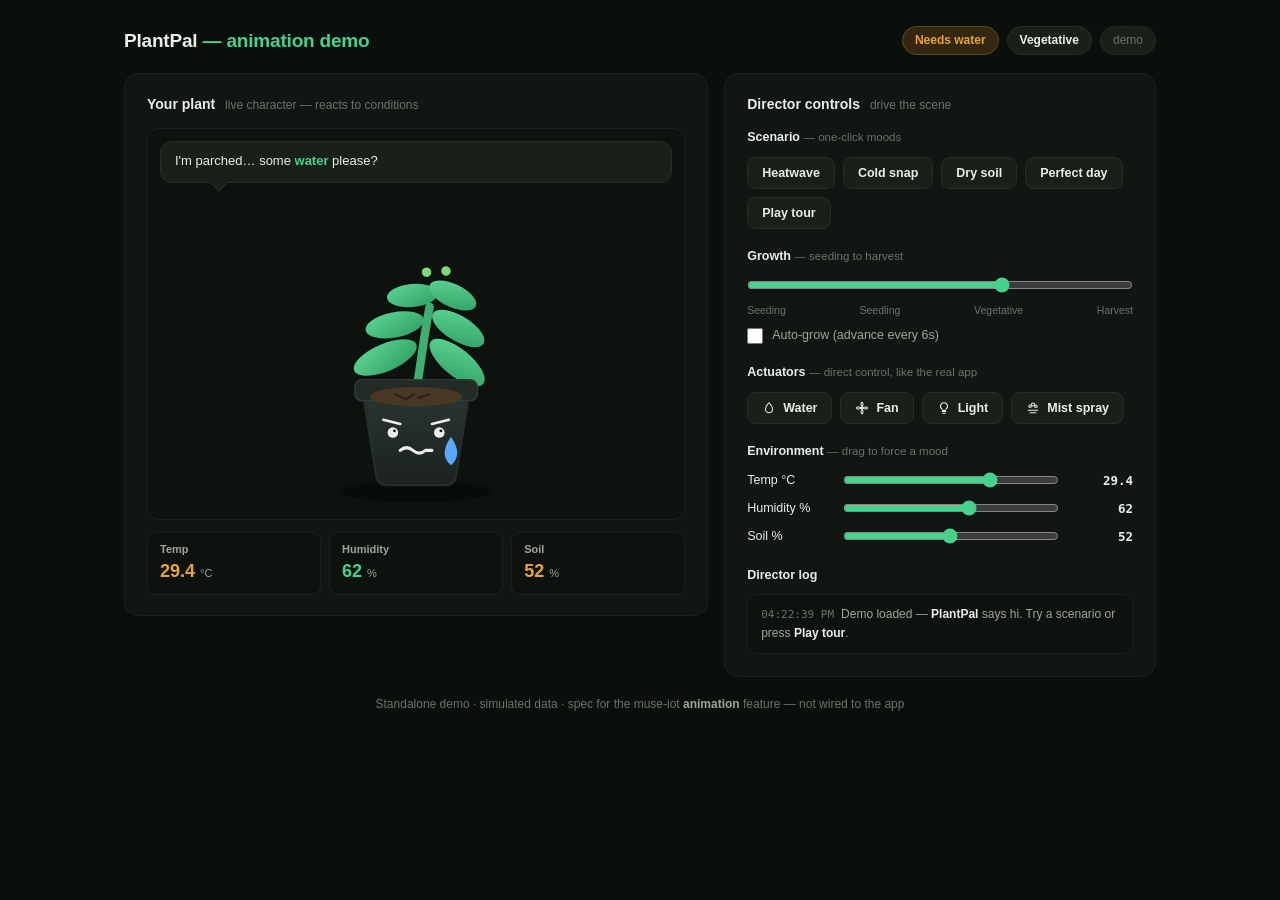
<file: design/plant-animation-demo.html>
<!DOCTYPE html>
<!--
  PlantPal — Animation feature demo (REVIEW ONLY).
  Standalone file with simulated data. Open directly in a browser.
  Spec demo for the muse-iot "animation" feature: a face character that
  shows plant mood (hot / cold / thirsty / happy) and growth stages,
  with direct actuator controls.
-->
<html lang="en">
<head>
<meta charset="UTF-8">
<meta name="viewport" content="width=device-width, initial-scale=1.0">
<title>PlantPal — Animation Demo</title>
<style>
:root{
  --bg:#0b0f0c; --panel:#111613; --panel2:#182019; --inset:#0d120e;
  --line:#233026; --line-soft:#1a221c;
  --text:#e9eeea; --muted:#9aa79c; --faint:#68736a;
  --green:#46d18c; --green-dim:#152b1f; --green-line:#2f5c42;
  --blue:#5aa9ff; --blue-dim:#152a42;
  --amber:#e8a33d; --amber-dim:#33270f;
  --red:#ef6f6f; --red-dim:#3a1a1a;
  --font:-apple-system,BlinkMacSystemFont,"Segoe UI",Roboto,"Helvetica Neue",Arial,sans-serif;
  --mono:ui-monospace,"SF Mono",SFMono-Regular,Menlo,Consolas,monospace;
}
*,*::before,*::after{box-sizing:border-box;margin:0;padding:0}
body{background:var(--bg);color:var(--text);font-family:var(--font);font-size:14px;line-height:1.55;min-height:100vh}
button{font-family:inherit;cursor:pointer}
:focus-visible{outline:2px solid var(--green);outline-offset:2px;border-radius:4px}
.num{font-variant-numeric:tabular-nums}
.wrap{max-width:1080px;margin:0 auto;padding:26px 24px 60px;display:flex;flex-direction:column;gap:18px}

/* Header */
.top{display:flex;align-items:center;gap:12px;flex-wrap:wrap}
.top h1{font-size:19px;font-weight:750;letter-spacing:-0.01em}
.top h1 span{color:var(--green)}
.top-right{margin-left:auto;display:flex;gap:8px;flex-wrap:wrap}
.chip{display:inline-flex;align-items:center;gap:6px;font-size:12px;font-weight:650;
  padding:4px 12px;border-radius:99px;background:var(--panel2);border:1px solid var(--line)}
.chip.green{background:var(--green-dim);border-color:var(--green-line);color:var(--green)}
.chip.amber{background:var(--amber-dim);border-color:#5c4a1e;color:var(--amber)}
.chip.red{background:var(--red-dim);border-color:#5f2b2b;color:var(--red)}
.chip.blue{background:var(--blue-dim);border-color:#274a71;color:var(--blue)}
.chip.ghost{color:var(--faint);border-style:dashed;font-weight:500}

/* Layout */
.cols{display:grid;grid-template-columns:1.15fr .85fr;gap:16px;align-items:start}
.panel{background:var(--panel);border:1px solid var(--line-soft);border-radius:14px;padding:20px 22px}
.panel h2{font-size:14px;font-weight:650;margin-bottom:12px}
.panel h2 .sub{font-weight:400;color:var(--faint);font-size:12px;margin-left:6px}

/* Stage */
.stage{position:relative;background:var(--inset);border:1px solid var(--line-soft);
  border-radius:12px;padding:10px 10px 0;overflow:hidden}
#char{width:100%;height:auto;display:block;max-height:380px}
.bubble{position:absolute;top:12px;left:12px;right:12px;background:var(--panel2);
  border:1px solid var(--line);border-radius:12px;padding:9px 14px;font-size:13px;
  line-height:1.5;min-height:42px}
.bubble::after{content:"";position:absolute;left:52px;bottom:-7px;width:12px;height:12px;
  background:var(--panel2);border-right:1px solid var(--line);border-bottom:1px solid var(--line);
  transform:rotate(45deg)}
.bubble b{color:var(--green)}
.sensors{display:flex;gap:8px;flex-wrap:wrap;margin-top:12px}
.sensor{flex:1;min-width:100px;background:var(--inset);border:1px solid var(--line-soft);
  border-radius:9px;padding:8px 12px}
.sensor .k{font-size:11px;color:var(--muted);font-weight:600}
.sensor .v{font-size:18px;font-weight:750}
.sensor .v small{font-size:11px;font-weight:500;color:var(--muted)}
.sensor.ok .v{color:var(--green)} .sensor.warn .v{color:var(--amber)} .sensor.bad .v{color:var(--red)}

/* Character animation */
#plantSway{transform-box:fill-box;transform-origin:50% 100%;animation:sway 5s ease-in-out infinite}
@keyframes sway{0%,100%{transform:rotate(-2deg)}50%{transform:rotate(2deg)}}
#char[data-mood="thirsty"] #plantDroop{transform:rotate(9deg)}
#plantDroop{transform-box:fill-box;transform-origin:50% 100%;transition:transform .8s}
#char[data-mood="cold"] #character{animation:shiver .28s linear infinite}
@keyframes shiver{0%,100%{transform:translateX(0)}25%{transform:translateX(-2px)}75%{transform:translateX(2px)}}
.eyes{transform-box:fill-box;transform-origin:center;animation:blink 5.2s infinite}
@keyframes blink{0%,93%,100%{transform:scaleY(1)}96%{transform:scaleY(.08)}}
.fx{opacity:0;transition:opacity .4s}
#char[data-mood="hot"] .fx-heat{opacity:1}
#char[data-mood="hot"] .fx-sweat{opacity:1}
#char[data-mood="thirsty"] .fx-tear{opacity:1}
#char[data-mood="thirsty"] .fx-crack{opacity:1}
#char[data-mood="cold"] .fx-cold{opacity:1}
#char[data-mood="happy"] .fx-blush{opacity:1}
.heat{animation:rise 2.2s ease-in infinite}
.heat:nth-child(2){animation-delay:.5s}.heat:nth-child(3){animation-delay:1.1s}
@keyframes rise{0%{transform:translateY(8px);opacity:0}30%{opacity:.9}100%{transform:translateY(-26px);opacity:0}}
.drop-fall{animation:dropfall 1.8s ease-in infinite}
.drop-fall.d2{animation-delay:.6s}
@keyframes dropfall{0%{transform:translateY(-4px);opacity:0}25%{opacity:1}100%{transform:translateY(26px);opacity:0}}
.tear-fall{animation:dropfall 2.6s ease-in infinite}
.breath{transform-box:fill-box;transform-origin:center;animation:breath 2.4s ease-out infinite}
@keyframes breath{0%{transform:scale(.4);opacity:0}30%{opacity:.7}100%{transform:scale(1.6);opacity:0}}
.mist-p{animation:mistdrift 3s ease-in-out infinite}
.mist-p:nth-child(2){animation-delay:.7s}.mist-p:nth-child(3){animation-delay:1.3s}
.mist-p:nth-child(4){animation-delay:1.9s}
@keyframes mistdrift{0%,100%{transform:translate(0,0);opacity:.15}50%{transform:translate(14px,-10px);opacity:.7}}
.water-p{animation:waterfall .9s linear infinite}
.water-p:nth-child(2){animation-delay:.2s}.water-p:nth-child(3){animation-delay:.45s}
.water-p:nth-child(4){animation-delay:.65s}
@keyframes waterfall{0%{transform:translateY(-30px);opacity:0}20%{opacity:1}100%{transform:translateY(46px);opacity:0}}
.fan-r{animation:fanslideR 1.1s linear infinite}
.fan-r:nth-child(2){animation-delay:.35s}.fan-r:nth-child(3){animation-delay:.7s}
@keyframes fanslideR{0%{transform:translateX(-10px);opacity:0}30%{opacity:.9}100%{transform:translateX(24px);opacity:0}}
.ray{transform-box:fill-box;transform-origin:center;animation:raypulse 2s ease-in-out infinite}
.ray:nth-child(2){animation-delay:.4s}.ray:nth-child(3){animation-delay:.8s}
@keyframes raypulse{0%,100%{opacity:.35}50%{opacity:1}}
.show{opacity:1 !important}
#charBounce{animation:bounce 2.6s ease-in-out infinite}
@keyframes bounce{0%,100%{transform:translateY(0)}50%{transform:translateY(-7px)}}
#char[data-mood="happy"] .fx-sparkle{opacity:1}
.sparkle{transform-box:fill-box;transform-origin:center;animation:twinkle 1.6s ease-in-out infinite}
.sparkle:nth-child(2){animation-delay:.5s}.sparkle:nth-child(3){animation-delay:1s}
@keyframes twinkle{0%,100%{transform:scale(.5);opacity:.3}50%{transform:scale(1.15);opacity:1}}
.fan-spin{transform-box:fill-box;transform-origin:center;animation:fanspin .9s linear infinite}
@keyframes fanspin{to{transform:rotate(360deg)}}
.pour{stroke-dasharray:5 7;animation:pourflow .45s linear infinite}
@keyframes pourflow{to{stroke-dashoffset:-12}}
.lamp-glow{animation:glowpulse 2s ease-in-out infinite}
@keyframes glowpulse{0%,100%{opacity:.3}50%{opacity:.55}}

/* Controls */
.ctl-group{margin-bottom:18px}
.ctl-group:last-child{margin-bottom:2px}
.ctl-group>h3{font-size:12.5px;font-weight:650;margin-bottom:9px}
.ctl-group>h3 .hint{font-weight:400;color:var(--faint);font-size:11.5px}
.btn-row{display:flex;gap:8px;flex-wrap:wrap}
.btn{display:inline-flex;align-items:center;gap:7px;border-radius:9px;font-size:12.5px;
  font-weight:650;padding:8px 14px;border:1px solid var(--line);background:var(--panel2);
  color:var(--text);transition:filter .12s,border-color .12s,background .12s}
.btn:hover{filter:brightness(1.12)}
.btn.active{background:var(--green-dim);border-color:var(--green-line);color:var(--green)}
.btn.blue.active{background:var(--blue-dim);border-color:#274a71;color:var(--blue)}
.btn.amber.active{background:var(--amber-dim);border-color:#5c4a1e;color:var(--amber)}
.btn svg{width:14px;height:14px;stroke:currentColor;fill:none;stroke-width:1.8;stroke-linecap:round;stroke-linejoin:round}
input[type="range"]{width:100%;accent-color:var(--green);margin:2px 0 4px}
.slider-row{display:grid;grid-template-columns:86px 1fr 64px;gap:10px;align-items:center;
  font-size:12.5px;margin-bottom:6px}
.slider-row .sv{text-align:right;font-family:var(--mono);font-weight:700}
.growth-labels{display:flex;justify-content:space-between;font-size:10.5px;color:var(--faint);margin-top:2px}
.toggle-row{display:flex;align-items:center;gap:9px;font-size:12.5px;color:var(--muted);margin-top:8px}
.toggle-row input{width:16px;height:16px;accent-color:var(--green)}
.log{background:var(--inset);border:1px solid var(--line-soft);border-radius:9px;
  padding:10px 13px;font-size:12px;max-height:118px;overflow-y:auto;
  display:flex;flex-direction:column;gap:3px}
.log div{color:var(--muted)}
.log div b{color:var(--text);font-weight:600}
.log .t{color:var(--faint);font-family:var(--mono);font-size:11px;margin-right:7px}
.foot{text-align:center;font-size:12px;color:var(--faint)}
.foot b{color:var(--muted)}

::-webkit-scrollbar{width:8px;height:8px}
::-webkit-scrollbar-thumb{background:#2a352d;border-radius:4px}

@media (max-width:860px){.cols{grid-template-columns:1fr}.wrap{padding:18px 14px 40px}}
@media (prefers-reduced-motion:reduce){
  *,*::before,*::after{animation:none !important;transition:none !important}
}
</style>
</head>
<body>
<div class="wrap">
  <div class="top">
    <h1>PlantPal <span>— animation demo</span></h1>
    <div class="top-right">
      <span class="chip green" id="moodBadge">Happy</span>
      <span class="chip" id="growthBadge">Vegetative</span>
      <span class="chip ghost">demo</span>
    </div>
  </div>

  <div class="cols">
    <div class="panel">
      <h2>Your plant <span class="sub">live character — reacts to conditions</span></h2>
      <div class="stage">
        <div class="bubble" id="bubble">Feeling great! Leaves up, roots down.</div>
        <svg id="char" data-mood="happy" data-stage="2" viewBox="0 0 320 360" role="img" aria-label="Animated plant character">
          <defs>
            <linearGradient id="potGrad" x1="0" y1="0" x2="0" y2="1">
              <stop offset="0" stop-color="#2a3430"/><stop offset="1" stop-color="#1b2220"/>
            </linearGradient>
            <linearGradient id="leafGrad" x1="0" y1="0" x2="1" y2="1">
              <stop offset="0" stop-color="#5fd795"/><stop offset="1" stop-color="#2f9e63"/>
            </linearGradient>
            <linearGradient id="leafDry" x1="0" y1="0" x2="1" y2="1">
              <stop offset="0" stop-color="#b8a25c"/><stop offset="1" stop-color="#7d6f36"/>
            </linearGradient>
          </defs>

          <ellipse cx="160" cy="334" rx="72" ry="10" fill="#000" opacity=".35"/>

          <g id="charBounce"><g id="character">
            <!-- plant stages -->
            <g id="plantSway"><g id="plantDroop">
              <g class="pstage" id="plant0" style="display:none">
                <path d="M160,238 C160,224 158,216 155,206" stroke="#3fae72" stroke-width="6" fill="none" stroke-linecap="round"/>
                <ellipse cx="138" cy="208" rx="20" ry="9" transform="rotate(-28 138 208)" fill="url(#leafGrad)"/>
                <ellipse cx="180" cy="202" rx="22" ry="9" transform="rotate(24 180 202)" fill="url(#leafGrad)"/>
              </g>
              <g class="pstage" id="plant1" style="display:none">
                <path d="M160,238 C160,214 159,196 160,178" stroke="#3fae72" stroke-width="7" fill="none" stroke-linecap="round"/>
                <ellipse cx="132" cy="206" rx="26" ry="11" transform="rotate(-30 132 206)" fill="url(#leafGrad)"/>
                <ellipse cx="188" cy="200" rx="26" ry="11" transform="rotate(28 188 200)" fill="url(#leafGrad)"/>
                <ellipse cx="140" cy="178" rx="22" ry="10" transform="rotate(-18 140 178)" fill="url(#leafGrad)"/>
                <ellipse cx="182" cy="172" rx="22" ry="10" transform="rotate(20 182 172)" fill="url(#leafGrad)"/>
              </g>
              <g class="pstage" id="plant2">
                <path d="M160,238 C160,208 159,184 160,158" stroke="#3fae72" stroke-width="8" fill="none" stroke-linecap="round"/>
                <ellipse cx="126" cy="212" rx="32" ry="13" transform="rotate(-32 126 212)" fill="url(#leafGrad)"/>
                <ellipse cx="194" cy="206" rx="32" ry="13" transform="rotate(30 194 206)" fill="url(#leafGrad)"/>
                <ellipse cx="130" cy="180" rx="28" ry="12" transform="rotate(-20 130 180)" fill="url(#leafGrad)"/>
                <ellipse cx="190" cy="174" rx="28" ry="12" transform="rotate(22 190 174)" fill="url(#leafGrad)"/>
                <ellipse cx="142" cy="150" rx="24" ry="11" transform="rotate(-14 142 150)" fill="url(#leafGrad)"/>
                <ellipse cx="180" cy="144" rx="24" ry="11" transform="rotate(16 180 144)" fill="url(#leafGrad)"/>
                <circle cx="152" cy="126" r="4.5" fill="#7dd87d"/>
                <circle cx="170" cy="122" r="4.5" fill="#7dd87d"/>
              </g>
              <g class="pstage" id="plant3" style="display:none">
                <path d="M160,238 C160,204 159,176 160,146" stroke="#379e66" stroke-width="9" fill="none" stroke-linecap="round"/>
                <ellipse cx="122" cy="208" rx="36" ry="14" transform="rotate(-32 122 208)" fill="url(#leafGrad)"/>
                <ellipse cx="198" cy="202" rx="36" ry="14" transform="rotate(30 198 202)" fill="url(#leafGrad)"/>
                <ellipse cx="126" cy="174" rx="32" ry="13" transform="rotate(-20 126 174)" fill="url(#leafGrad)"/>
                <ellipse cx="194" cy="168" rx="32" ry="13" transform="rotate(22 194 168)" fill="url(#leafGrad)"/>
                <ellipse cx="140" cy="142" rx="28" ry="12" transform="rotate(-14 140 142)" fill="url(#leafGrad)"/>
                <ellipse cx="182" cy="136" rx="28" ry="12" transform="rotate(16 182 136)" fill="url(#leafGrad)"/>
                <g>
                  <circle cx="112" cy="150" r="10" fill="#ef6f6f"/>
                  <circle cx="108.5" cy="146.5" r="2.6" fill="#fff" opacity=".9"/>
                  <path d="M112,140 l-6,-6 M112,140 l6,-6 M112,140 v-8" stroke="#2f9e63" stroke-width="2.5" stroke-linecap="round"/>
                </g>
                <g>
                  <circle cx="208" cy="142" r="10" fill="#ef6f6f"/>
                  <circle cx="204.5" cy="138.5" r="2.6" fill="#fff" opacity=".9"/>
                  <path d="M208,132 l-6,-6 M208,132 l6,-6 M208,132 v-8" stroke="#2f9e63" stroke-width="2.5" stroke-linecap="round"/>
                </g>
                <g>
                  <circle cx="160" cy="116" r="10" fill="#e8853d"/>
                  <circle cx="156.5" cy="112.5" r="2.6" fill="#fff" opacity=".9"/>
                  <path d="M160,106 l-6,-6 M160,106 l6,-6 M160,106 v-8" stroke="#2f9e63" stroke-width="2.5" stroke-linecap="round"/>
                </g>
                <g>
                  <circle cx="94" cy="190" r="8" fill="#ef6f6f"/>
                  <circle cx="91.5" cy="187.5" r="2" fill="#fff" opacity=".9"/>
                  <path d="M94,182 l-5,-5 M94,182 l5,-5" stroke="#2f9e63" stroke-width="2.5" stroke-linecap="round"/>
                </g>
                <g>
                  <circle cx="228" cy="182" r="8" fill="#e8853d"/>
                  <circle cx="225.5" cy="179.5" r="2" fill="#fff" opacity=".9"/>
                  <path d="M228,174 l-5,-5 M228,174 l5,-5" stroke="#2f9e63" stroke-width="2.5" stroke-linecap="round"/>
                </g>
              </g>
            </g></g>

            <!-- pot -->
            <path d="M110,244 L210,244 L198,318 Q197,328 187,328 L133,328 Q123,328 122,318 Z" fill="url(#potGrad)" stroke="#233026" stroke-width="2"/>
            <rect x="102" y="228" width="116" height="20" rx="7" fill="#222b26" stroke="#2f3b33" stroke-width="1.5"/>
            <ellipse cx="160" cy="244" rx="44" ry="9" fill="#4a3826" id="soilTop"/>
            <g class="fx fx-crack" stroke="#2c2114" stroke-width="2" stroke-linecap="round">
              <path d="M140,242 l10,4 M162,245 l11,-3 M150,247 l8,-5"/>
            </g>

            <!-- face (PlantBot style: face on the pot) -->
            <g id="face">
              <g class="eyes" id="eyesNormal">
                <circle cx="138" cy="276" r="8.5" fill="#e9eeea"/><circle cx="140" cy="278" r="4.2" fill="#0b0f0c"/><circle cx="141.5" cy="276.5" r="1.4" fill="#fff"/>
                <circle cx="182" cy="276" r="8.5" fill="#e9eeea"/><circle cx="184" cy="278" r="4.2" fill="#0b0f0c"/><circle cx="185.5" cy="276.5" r="1.4" fill="#fff"/>
              </g>
              <g class="eyes" id="eyesHappy" style="display:none" stroke="#e9eeea" stroke-width="3.5" fill="none" stroke-linecap="round">
                <path d="M129,279 Q138,268 147,279"/><path d="M173,279 Q182,268 191,279"/>
              </g>
              <g class="eyes" id="eyesWorried" style="display:none">
                <circle cx="138" cy="278" r="5" fill="#e9eeea"/><circle cx="139.5" cy="276.5" r="1.4" fill="#0b0f0c"/><circle cx="182" cy="278" r="5" fill="#e9eeea"/><circle cx="183.5" cy="276.5" r="1.4" fill="#0b0f0c"/>
                <g stroke="#e9eeea" stroke-width="2.5" stroke-linecap="round">
                  <path d="M129,266 L145,270"/><path d="M191,266 L175,270"/>
                </g>
              </g>
              <g class="eyes" id="eyesDizzy" style="display:none" stroke="#e9eeea" stroke-width="2.5" stroke-linecap="round">
                <path d="M133,272 L143,282 M143,272 L133,282"/>
                <path d="M177,272 L187,282 M187,272 L177,282"/>
              </g>
              <g id="mouthSmile" style="display:none">
                <path d="M145,293 Q160,305 175,293" stroke="#e9eeea" stroke-width="3.5" fill="none" stroke-linecap="round"/>
              </g>
              <g id="mouthFrown" style="display:none">
                <path d="M145,299 Q160,290 175,299" stroke="#e9eeea" stroke-width="3.5" fill="none" stroke-linecap="round"/>
              </g>
              <g id="mouthWavy" style="display:none">
                <path d="M145,295 q6,-5 12,0 t12,0 q3,0 6,0" stroke="#e9eeea" stroke-width="3" fill="none" stroke-linecap="round"/>
              </g>
              <ellipse id="mouthOpen" cx="160" cy="296" rx="7" ry="9" fill="#0b0f0c" stroke="#e9eeea" stroke-width="2.5" style="display:none"/>
              <g class="fx fx-blush" fill="#ef6f6f" opacity=".7">
                <ellipse cx="124" cy="288" rx="9" ry="5.5"/><ellipse cx="196" cy="288" rx="9" ry="5.5"/>
              </g>
            </g>

            <!-- mood effects -->
            <g class="fx fx-heat" stroke="#e8a33d" stroke-width="3" fill="none" stroke-linecap="round">
              <path class="heat" d="M96,220 q-6,-14 0,-26 q6,-12 0,-26"/>
              <path class="heat" d="M224,220 q-6,-14 0,-26 q6,-12 0,-26"/>
              <path class="heat" d="M160,120 q-6,-14 0,-26 q6,-12 0,-26"/>
            </g>
            <g class="fx fx-sweat" fill="#5aa9ff">
              <path class="drop-fall" d="M104,250 c-6,9 -6,15 0,20 c6,-5 6,-11 0,-20z"/>
              <path class="drop-fall d2" d="M216,250 c-6,9 -6,15 0,20 c6,-5 6,-11 0,-20z"/>
            </g>
            <g class="fx fx-tear" fill="#5aa9ff">
              <path class="tear-fall" d="M193,282 c-8,12 -8,20 0,27 c8,-7 8,-15 0,-27z"/>
            </g>
            <g class="fx fx-cold">
              <rect x="60" y="60" width="200" height="280" rx="24" fill="#5aa9ff" opacity=".10"/>
              <circle class="breath" cx="188" cy="300" r="9" fill="#cfe6ff" opacity="0"/>
            </g>

            <!-- actuator effects -->
            <g class="fx" id="fxWater">
              <path d="M56,50 h38 a7,7 0 0 1 7,7 v12 a7,7 0 0 1 -7,7 h-38 a7,7 0 0 1 -7,-7 v-12 a7,7 0 0 1 7,-7z" fill="#3f6f9e" stroke="#274a71" stroke-width="2"/>
              <path d="M94,58 L122,92" stroke="#3f6f9e" stroke-width="7" stroke-linecap="round"/>
              <ellipse cx="124" cy="94" rx="7" ry="5" fill="#274a71" transform="rotate(35 124 94)"/>
              <path d="M56,54 C42,54 42,72 56,72" fill="none" stroke="#3f6f9e" stroke-width="4" stroke-linecap="round"/>
              <g stroke="#5aa9ff" stroke-width="3" stroke-linecap="round">
                <line class="water-p" x1="120" y1="60" x2="116" y2="76"/>
                <line class="water-p" x1="145" y1="52" x2="141" y2="68"/>
                <line class="water-p" x1="172" y1="58" x2="168" y2="74"/>
                <line class="water-p" x1="198" y1="50" x2="194" y2="66"/>
                <line class="pour" x1="124" y1="100" x2="120" y2="152"/>
                <line class="pour" x1="136" y1="100" x2="132" y2="152" style="animation-delay:.2s"/>
              </g>
            </g>
            <g class="fx" id="fxFan">
              <ellipse cx="46" cy="322" rx="16" ry="5" fill="#222b26"/>
              <rect x="43" y="284" width="7" height="38" rx="3" fill="#2f3b33"/>
              <circle cx="46" cy="266" r="24" fill="#182019" stroke="#2f3b33" stroke-width="3"/>
              <g class="fan-spin" fill="#9aa79c">
                <ellipse cx="46" cy="255" rx="5.5" ry="10"/>
                <ellipse cx="46" cy="255" rx="5.5" ry="10" transform="rotate(120 46 266)"/>
                <ellipse cx="46" cy="255" rx="5.5" ry="10" transform="rotate(240 46 266)"/>
                <circle cx="46" cy="266" r="4" fill="#e9eeea"/>
              </g>
              <circle cx="46" cy="266" r="24" fill="none" stroke="#3a453d" stroke-width="1.5" stroke-dasharray="4 5"/>
              <g stroke="#9aa79c" stroke-width="2.5" fill="none" stroke-linecap="round">
                <path class="fan-r" d="M76,252 q14,-6 26,0"/>
                <path class="fan-r" d="M76,268 q14,-6 26,0"/>
                <path class="fan-r" d="M76,284 q14,-6 26,0"/>
              </g>
            </g>
            <g class="fx" id="fxLight">
              <line x1="258" y1="0" x2="258" y2="40" stroke="#3a453d" stroke-width="3"/>
              <path d="M236,40 L280,40 L270,66 L246,66 Z" fill="#8a6d2f" stroke="#e8c33d" stroke-width="2" stroke-linejoin="round"/>
              <circle cx="258" cy="73" r="8" fill="#ffe9a8"/>
              <polygon class="lamp-glow" points="248,70 268,70 302,210 214,210" fill="#e8c33d" opacity=".4"/>
              <g stroke="#e8c33d" stroke-width="3" stroke-linecap="round">
                <line class="ray" x1="258" y1="86" x2="258" y2="94"/>
                <line class="ray" x1="240" y1="80" x2="234" y2="86"/>
                <line class="ray" x1="276" y1="80" x2="282" y2="86"/>
              </g>
            </g>
            <g class="fx" id="fxMist" fill="#cfe6ff">
              <path d="M268,330 C266,312 262,300 256,292" fill="none" stroke="#3a453d" stroke-width="5" stroke-linecap="round"/>
              <rect x="244" y="278" width="24" height="14" rx="6" fill="#2f3b33" stroke="#4a5550" stroke-width="1.5" transform="rotate(-18 256 285)"/>
              <polygon points="246,282 200,240 210,290" fill="#cfe6ff" opacity=".14"/>
              <circle class="mist-p" cx="100" cy="200" r="7"/>
              <circle class="mist-p" cx="220" cy="210" r="9"/>
              <circle class="mist-p" cx="130" cy="160" r="6"/>
              <circle class="mist-p" cx="195" cy="150" r="7"/>
            </g>
            <g class="fx fx-sparkle" fill="#ffe9a8">
              <path class="sparkle" d="M88,120 l2.5,6 6,2.5 -6,2.5 -2.5,6 -2.5,-6 -6,-2.5 6,-2.5z"/>
              <path class="sparkle" d="M232,120 l2,5 5,2 -5,2 -2,5 -2,-5 -5,-2 5,-2z"/>
              <path class="sparkle" d="M160,60 l2.5,6 6,2.5 -6,2.5 -2.5,6 -2.5,-6 -6,-2.5 6,-2.5z"/>
            </g>
          </g>
          </g>
        </svg>
      </div>
      <div class="sensors" id="sensorChips"></div>
    </div>
    <div class="panel">
      <h2>Director controls <span class="sub">drive the scene</span></h2>

      <div class="ctl-group">
        <h3>Scenario <span class="hint">— one-click moods</span></h3>
        <div class="btn-row" id="scenarios">
          <button class="btn amber" data-sc="heat">Heatwave</button>
          <button class="btn blue" data-sc="cold">Cold snap</button>
          <button class="btn amber" data-sc="dry">Dry soil</button>
          <button class="btn" data-sc="perfect">Perfect day</button>
          <button class="btn" id="tourBtn">Play tour</button>
        </div>
      </div>

      <div class="ctl-group">
        <h3>Growth <span class="hint">— seeding to harvest</span></h3>
        <input type="range" id="growth" min="0" max="3" step="1" value="2" aria-label="Growth stage">
        <div class="growth-labels"><span>Seeding</span><span>Seedling</span><span>Vegetative</span><span>Harvest</span></div>
        <label class="toggle-row"><input type="checkbox" id="autoGrow"> Auto-grow (advance every 6s)</label>
      </div>

      <div class="ctl-group">
        <h3>Actuators <span class="hint">— direct control, like the real app</span></h3>
        <div class="btn-row">
          <button class="btn blue" id="btnWater"><svg viewBox="0 0 24 24"><path d="M12 3s6 6.3 6 11a6 6 0 0 1-12 0c0-4.7 6-11 6-11z"/></svg>Water</button>
          <button class="btn" id="btnFan"><svg viewBox="0 0 24 24"><circle cx="12" cy="12" r="1.6"/><path d="M12 10.4C10 7 10 3.5 12 2c2 1.5 2 5 0 8.4zM13.4 12c3.4-2 6.9-2 8.5 0-1.6 2-5.1 2-8.5 0zM12 13.6c2 3.4 2 6.9 0 8.5-2-1.6-2-5.1 0-8.5zM10.6 12C7.2 14 3.7 14 2 12c1.7-2 5.2-2 8.6 0z"/></svg>Fan</button>
          <button class="btn amber" id="btnLight"><svg viewBox="0 0 24 24"><path d="M9 18h6M10 21h4"/><path d="M12 3a6 6 0 0 1 3.5 10.9c-.8.6-1.5 1.4-1.5 2.6H10c0-1.2-.7-2-1.5-2.6A6 6 0 0 1 12 3z"/></svg>Light</button>
          <button class="btn blue" id="btnMist"><svg viewBox="0 0 24 24"><circle cx="7" cy="9" r="2.2"/><circle cx="12" cy="6" r="2.6"/><circle cx="17" cy="9" r="2.2"/><path d="M4 16h16M7 20h10"/></svg>Mist spray</button>
        </div>
      </div>

      <div class="ctl-group">
        <h3>Environment <span class="hint">— drag to force a mood</span></h3>
        <div class="slider-row"><span>Temp °C</span><input type="range" id="slTemp" min="10" max="38" step="0.5" value="29.4"><span class="sv num" id="svTemp">29.4</span></div>
        <div class="slider-row"><span>Humidity %</span><input type="range" id="slHum" min="15" max="95" step="1" value="62"><span class="sv num" id="svHum">62</span></div>
        <div class="slider-row"><span>Soil %</span><input type="range" id="slSoil" min="10" max="95" step="1" value="52"><span class="sv num" id="svSoil">52</span></div>
      </div>

      <div class="ctl-group">
        <h3>Director log</h3>
        <div class="log" id="log"></div>
      </div>
    </div>
  </div>
  <div class="foot">Standalone demo · simulated data · spec for the muse-iot <b>animation</b> feature — not wired to the app</div>
</div>

<script>
/* ── Simulated plant model ─────────────────────────────── */
const T = { temp: [20, 28], hum: [55, 75], soil: [55, 70] };
const S = { temp: 29.4, hum: 62, soil: 52, light: 70, fanOn: false, lightOn: false, stage: 2 };
const STAGES = ['Seeding', 'Seedling', 'Vegetative', 'Harvest'];
const $ = s => document.querySelector(s);

const FACES = {
  happy:   { eyes: 'eyesHappy',   mouth: 'mouthSmile' },
  thirsty: { eyes: 'eyesWorried', mouth: 'mouthWavy' },
  hot:     { eyes: 'eyesDizzy',   mouth: 'mouthOpen' },
  cold:    { eyes: 'eyesWorried', mouth: 'mouthWavy' },
};
const LINES = {
  happy:   'Feeling great! Leaves up, roots down.',
  thirsty: "I'm parched… some <b>water</b> please?",
  hot:     'Too hot in here! Can I get some <b>air</b>?',
  cold:    'Brrr… chilly roots over here.',
};
const MOOD_LABEL = { happy: 'Happy', thirsty: 'Needs water', hot: 'Too hot', cold: 'Too cold' };
const MOOD_CHIP = { happy: 'green', thirsty: 'amber', hot: 'red', cold: 'blue' };

function mood() {
  if (S.soil < T.soil[0]) return 'thirsty';
  if (S.temp > T.temp[1]) return 'hot';
  if (S.temp < T.temp[0]) return 'cold';
  return 'happy';
}

function band(v, r) { return v < r[0] || v > r[1] ? (Math.abs(v - (r[0] + r[1]) / 2) > (r[1] - r[0]) / 2 + 3 ? 'bad' : 'warn') : 'ok'; }

function render() {
  const m = mood();
  const char = $('#char');
  char.dataset.mood = m;
  // face
  ['eyesNormal', 'eyesHappy', 'eyesWorried', 'eyesDizzy'].forEach(id =>
    document.getElementById(id).style.display = id === FACES[m].eyes ? '' : 'none');
  ['mouthSmile', 'mouthFrown', 'mouthWavy', 'mouthOpen'].forEach(id =>
    document.getElementById(id).style.display = id === FACES[m].mouth ? '' : 'none');
  // badges + bubble
  const badge = $('#moodBadge');
  badge.textContent = MOOD_LABEL[m];
  badge.className = 'chip ' + MOOD_CHIP[m];
  if (!bubbleLock) $('#bubble').innerHTML = LINES[m];
  // sensors
  const rows = [
    ['Temp', S.temp.toFixed(1), '°C', band(S.temp, T.temp)],
    ['Humidity', S.hum.toFixed(0), '%', band(S.hum, T.hum)],
    ['Soil', S.soil.toFixed(0), '%', band(S.soil, T.soil)],
  ];
  $('#sensorChips').innerHTML = rows.map(([k, v, u, c]) =>
    `<div class="sensor ${c}"><div class="k">${k}</div><div class="v num">${v} <small>${u}</small></div></div>`).join('');
  // sliders echo (unless being dragged)
  if (document.activeElement !== $('#slTemp')) $('#slTemp').value = S.temp;
  if (document.activeElement !== $('#slHum')) $('#slHum').value = S.hum;
  if (document.activeElement !== $('#slSoil')) $('#slSoil').value = S.soil;
  $('#svTemp').textContent = S.temp.toFixed(1);
  $('#svHum').textContent = S.hum.toFixed(0);
  $('#svSoil').textContent = S.soil.toFixed(0);
}

function say(html, holdMs = 0) {
  $('#bubble').innerHTML = html;
  if (holdMs > 0) {
    bubbleLock = true;
    clearTimeout(say._t);
    say._t = setTimeout(() => { bubbleLock = false; render(); }, holdMs);
  }
}
let bubbleLock = false;

function log(msg) {
  const el = $('#log');
  const t = new Date().toLocaleTimeString([], { hour: '2-digit', minute: '2-digit', second: '2-digit' });
  el.insertAdjacentHTML('afterbegin', `<div><span class="t">${t}</span>${msg}</div>`);
  while (el.children.length > 30) el.lastChild.remove();
}
/* ── Growth stages ───────────────────────────────── */
function setStage(n, silent) {
  S.stage = Math.max(0, Math.min(3, n));
  document.querySelectorAll('.pstage').forEach((g, i) => {
    g.style.display = i === S.stage ? '' : 'none';
  });
  $('#char').dataset.stage = S.stage;
  $('#growth').value = S.stage;
  $('#growthBadge').textContent = STAGES[S.stage] + (S.stage === 3 ? ' ready!' : '');
  if (!silent) {
    log(`Grew to <b>${STAGES[S.stage]}</b>`);
    say(S.stage === 3 ? 'Look at me — <b>harvest time!</b> My fruits are ripe and yummy!' : `I grew! Now in <b>${STAGES[S.stage]}</b> stage.`, 3500);
  }
}
$('#growth').addEventListener('input', e => setStage(+e.target.value));
let growTimer = null;
$('#autoGrow').addEventListener('change', e => {
  clearInterval(growTimer); growTimer = null;
  if (e.target.checked) {
    growTimer = setInterval(() => setStage((S.stage + 1) % 4), 6000);
    log('Auto-grow <b>on</b>');
  } else log('Auto-grow off');
});

/* ── Actuators ─────────────────────────────────────────── */
function burst(fxId, ms) {
  const el = document.getElementById(fxId);
  el.classList.add('show');
  setTimeout(() => el.classList.remove('show'), ms);
}
$('#btnWater').addEventListener('click', () => {
  burst('fxWater', 2600);
  S.soil = Math.min(95, S.soil + 14);
  log(`Water pump <b>on</b> → soil ${S.soil.toFixed(0)}%`);
  say('Slurp slurp! <b>Thank you!</b>', 3200);
  render();
});
$('#btnMist').addEventListener('click', () => {
  burst('fxMist', 2600);
  S.hum = Math.min(95, S.hum + 12);
  log(`Mist spray → humidity ${S.hum.toFixed(0)}%`);
  say('Lovely mist! My leaves feel <b>fresh</b>.', 3200);
  render();
});
$('#btnFan').addEventListener('click', e => {
  S.fanOn = !S.fanOn;
  e.currentTarget.classList.toggle('active', S.fanOn);
  document.getElementById('fxFan').classList.toggle('show', S.fanOn);
  log(`Fan <b>${S.fanOn ? 'on' : 'off'}</b>`);
  if (S.fanOn) say('Ahh, that breeze is <b>perfect</b>.', 3000);
  render();
});
$('#btnLight').addEventListener('click', e => {
  S.lightOn = !S.lightOn;
  e.currentTarget.classList.toggle('active', S.lightOn);
  document.getElementById('fxLight').classList.toggle('show', S.lightOn);
  log(`Grow light <b>${S.lightOn ? 'on' : 'off'}</b>`);
  if (S.lightOn) say('Basking in the <b>glow</b>…', 3000);
  render();
});

/* ── Scenarios + tour ──────────────────────────────────── */
const SCENARIOS = {
  heat:    { temp: 33.5, hum: 45, soil: 58, label: 'Heatwave' },
  cold:    { temp: 14.0, hum: 70, soil: 60, label: 'Cold snap' },
  dry:     { temp: 27.0, hum: 40, soil: 30, label: 'Dry soil' },
  perfect: { temp: 24.0, hum: 65, soil: 62, label: 'Perfect day' },
};
function playScenario(key) {
  const sc = SCENARIOS[key];
  S.temp = sc.temp; S.hum = sc.hum; S.soil = sc.soil;
  document.querySelectorAll('#scenarios .btn[data-sc]').forEach(b =>
    b.classList.toggle('active', b.dataset.sc === key));
  log(`Scenario: <b>${sc.label}</b>`);
  render();
}
document.querySelectorAll('#scenarios .btn[data-sc]').forEach(b =>
  b.addEventListener('click', () => { stopTour(); playScenario(b.dataset.sc); }));

let tourTimer = null;
const TOUR = ['perfect', 'heat', 'dry', 'cold', 'perfect'];
function stopTour() {
  clearInterval(tourTimer); tourTimer = null;
  $('#tourBtn').classList.remove('active');
  $('#tourBtn').textContent = 'Play tour';
}
$('#tourBtn').addEventListener('click', () => {
  if (tourTimer) { stopTour(); return; }
  let i = 0;
  $('#tourBtn').classList.add('active');
  $('#tourBtn').textContent = 'Stop tour';
  log('Tour <b>started</b> — cycling moods');
  playScenario(TOUR[i++ % TOUR.length]);
  tourTimer = setInterval(() => {
    if (i >= TOUR.length) { stopTour(); return; }
    playScenario(TOUR[i++]);
  }, 4000);
});

/* ── Sliders ───────────────────────────────────────────── */
$('#slTemp').addEventListener('input', e => { S.temp = +e.target.value; render(); });
$('#slHum').addEventListener('input', e => { S.hum = +e.target.value; render(); });
$('#slSoil').addEventListener('input', e => { S.soil = +e.target.value; render(); });

/* ── Ambient drift: fan cools, soil dries slowly ───────── */
setInterval(() => {
  let changed = false;
  if (S.fanOn && S.temp > 22) { S.temp = Math.max(22, S.temp - 0.6); changed = true; }
  if (!S.fanOn && S.temp < 31) { S.temp = Math.min(31, S.temp + 0.15); changed = true; }
  S.soil = Math.max(22, S.soil - 0.25); changed = true;
  if (changed) render();
}, 2000);

/* ── Init ──────────────────────────────────────────────── */
setStage(2, true);
render();
log('Demo loaded — <b>PlantPal</b> says hi. Try a scenario or press <b>Play tour</b>.');
</script>
</body>
</html>
</file>
